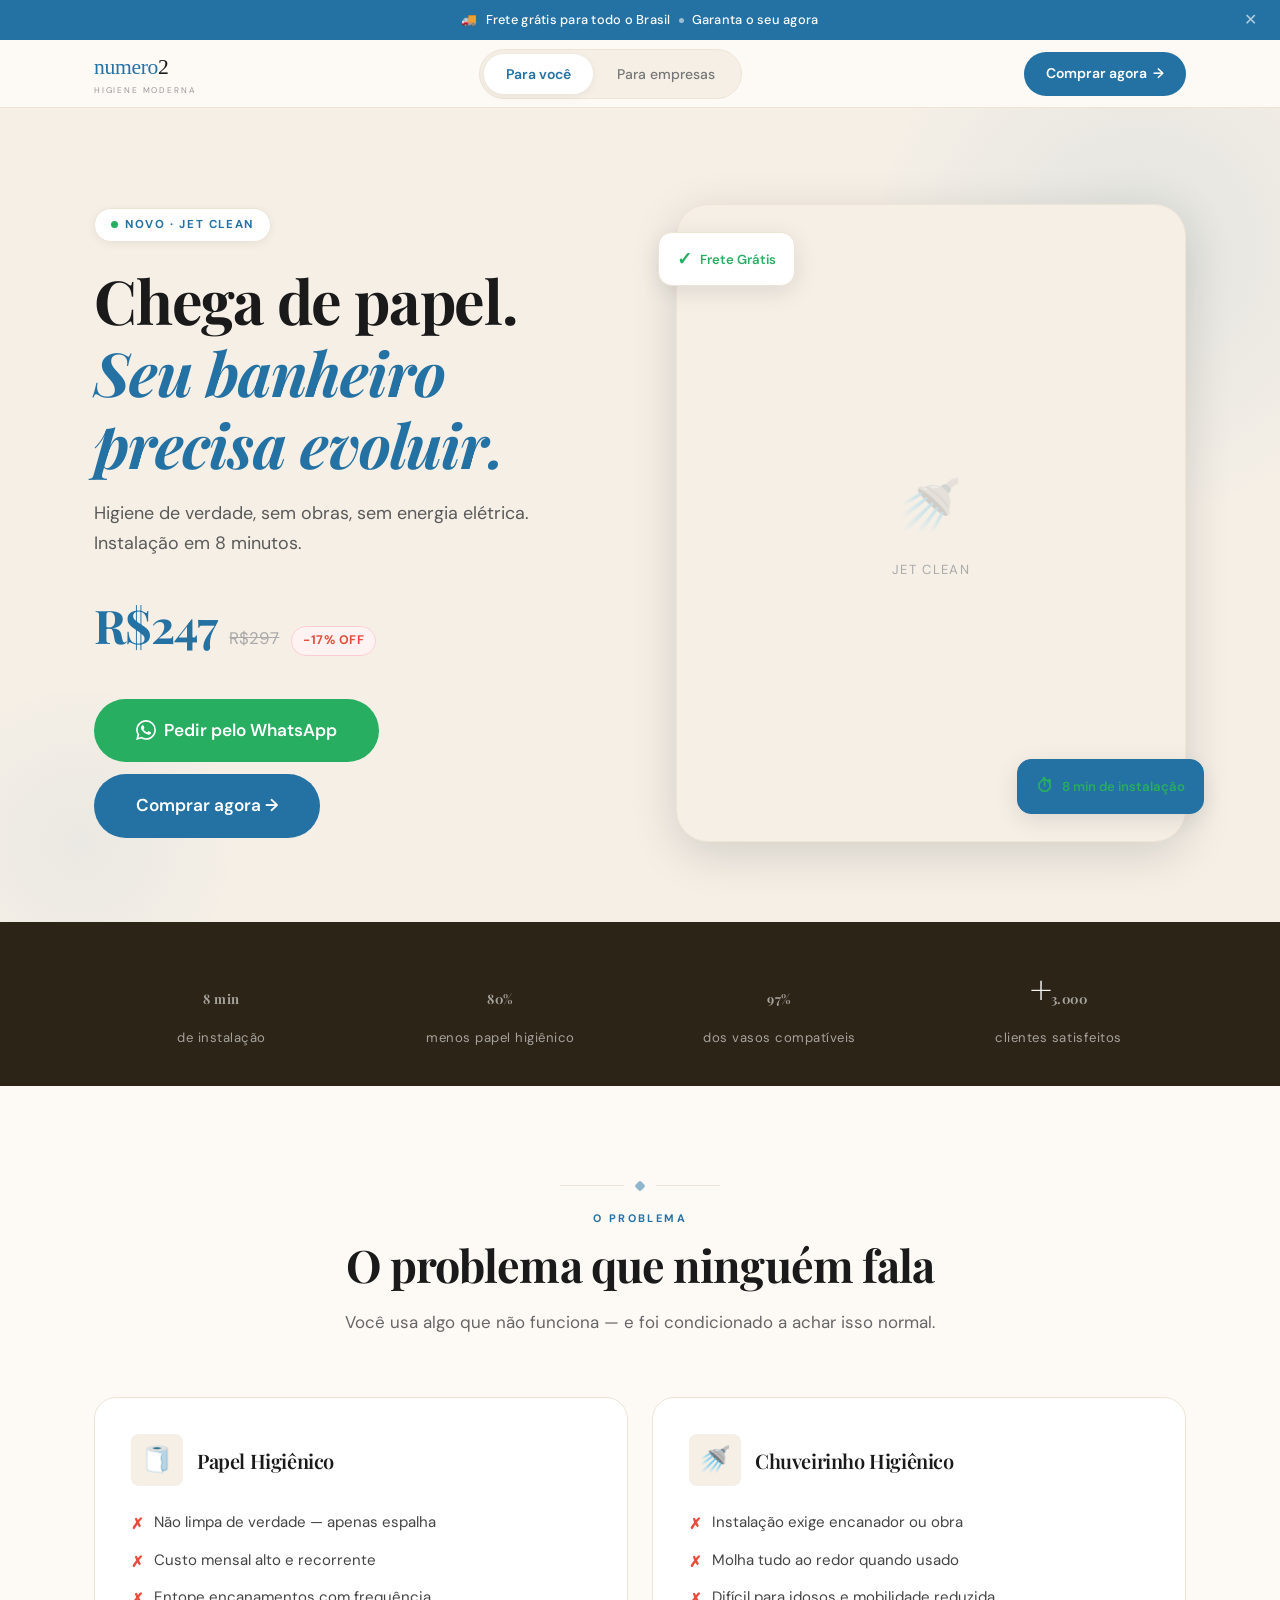
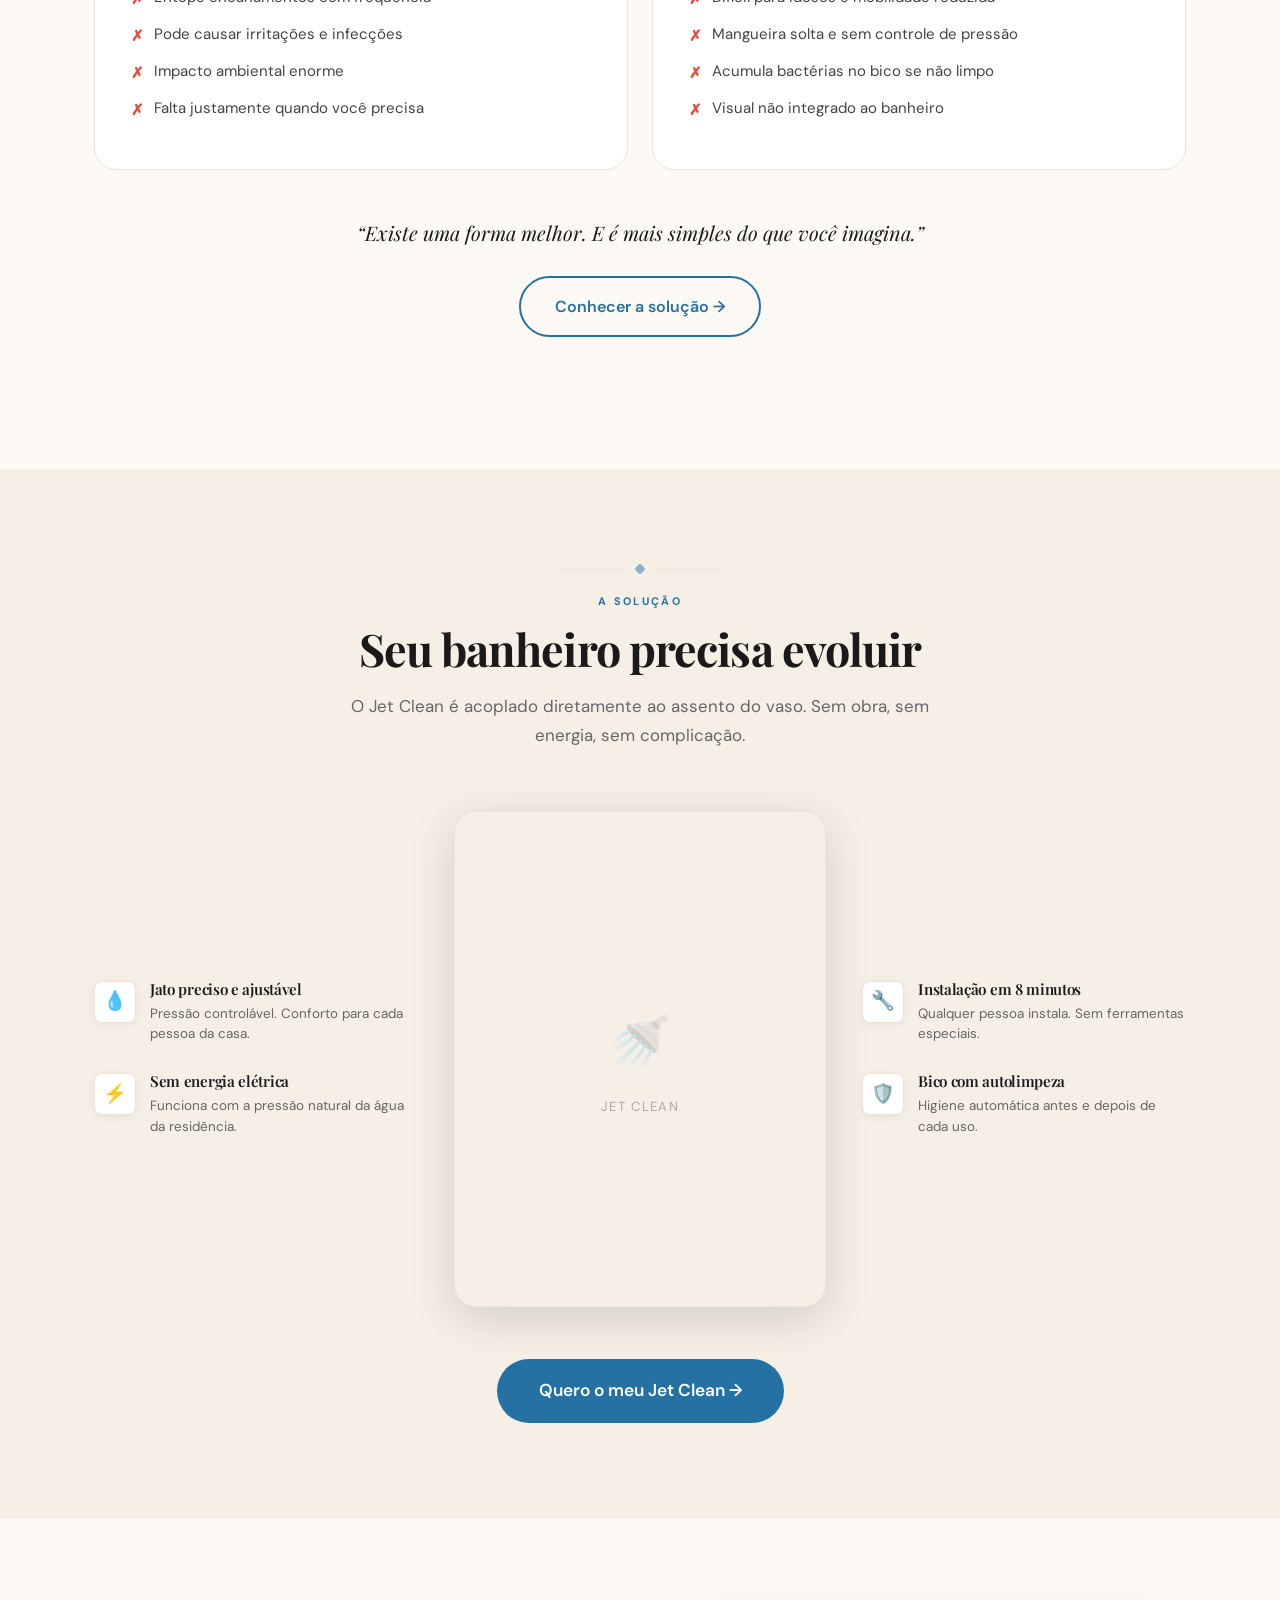
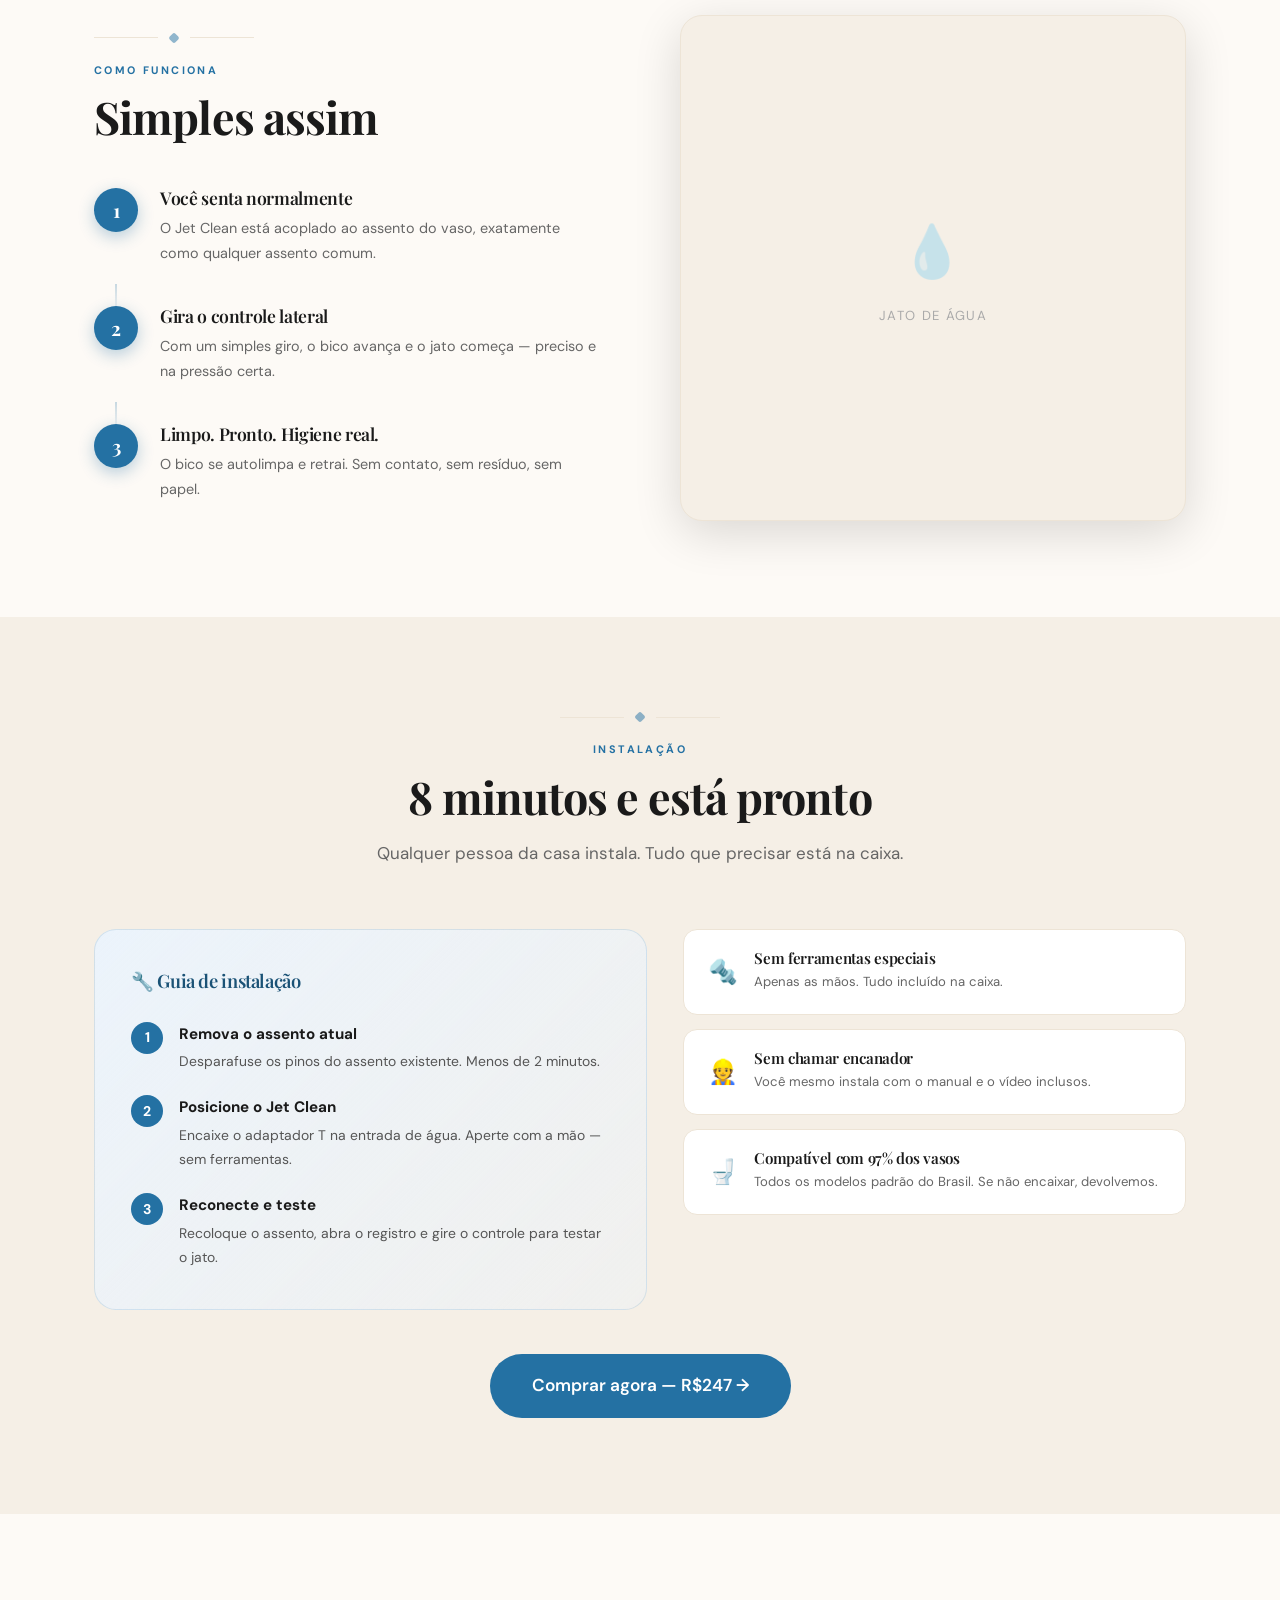
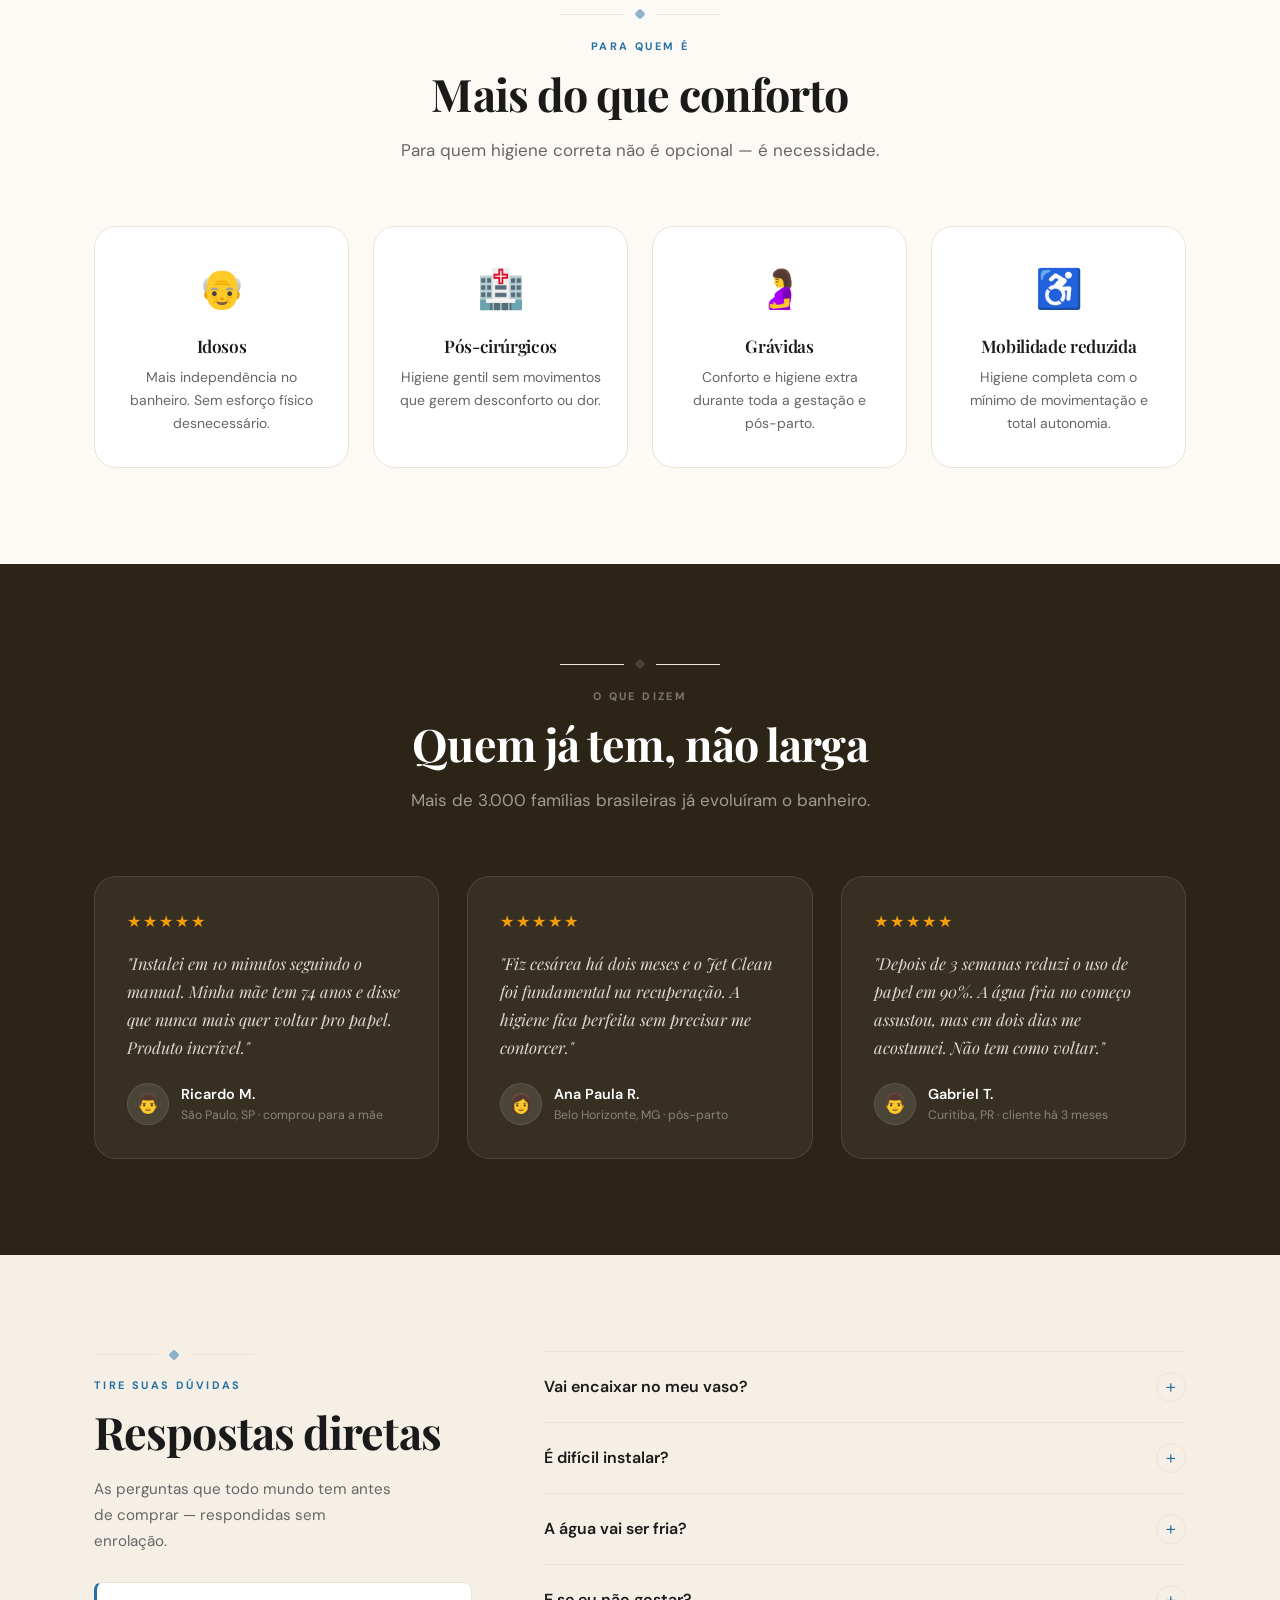
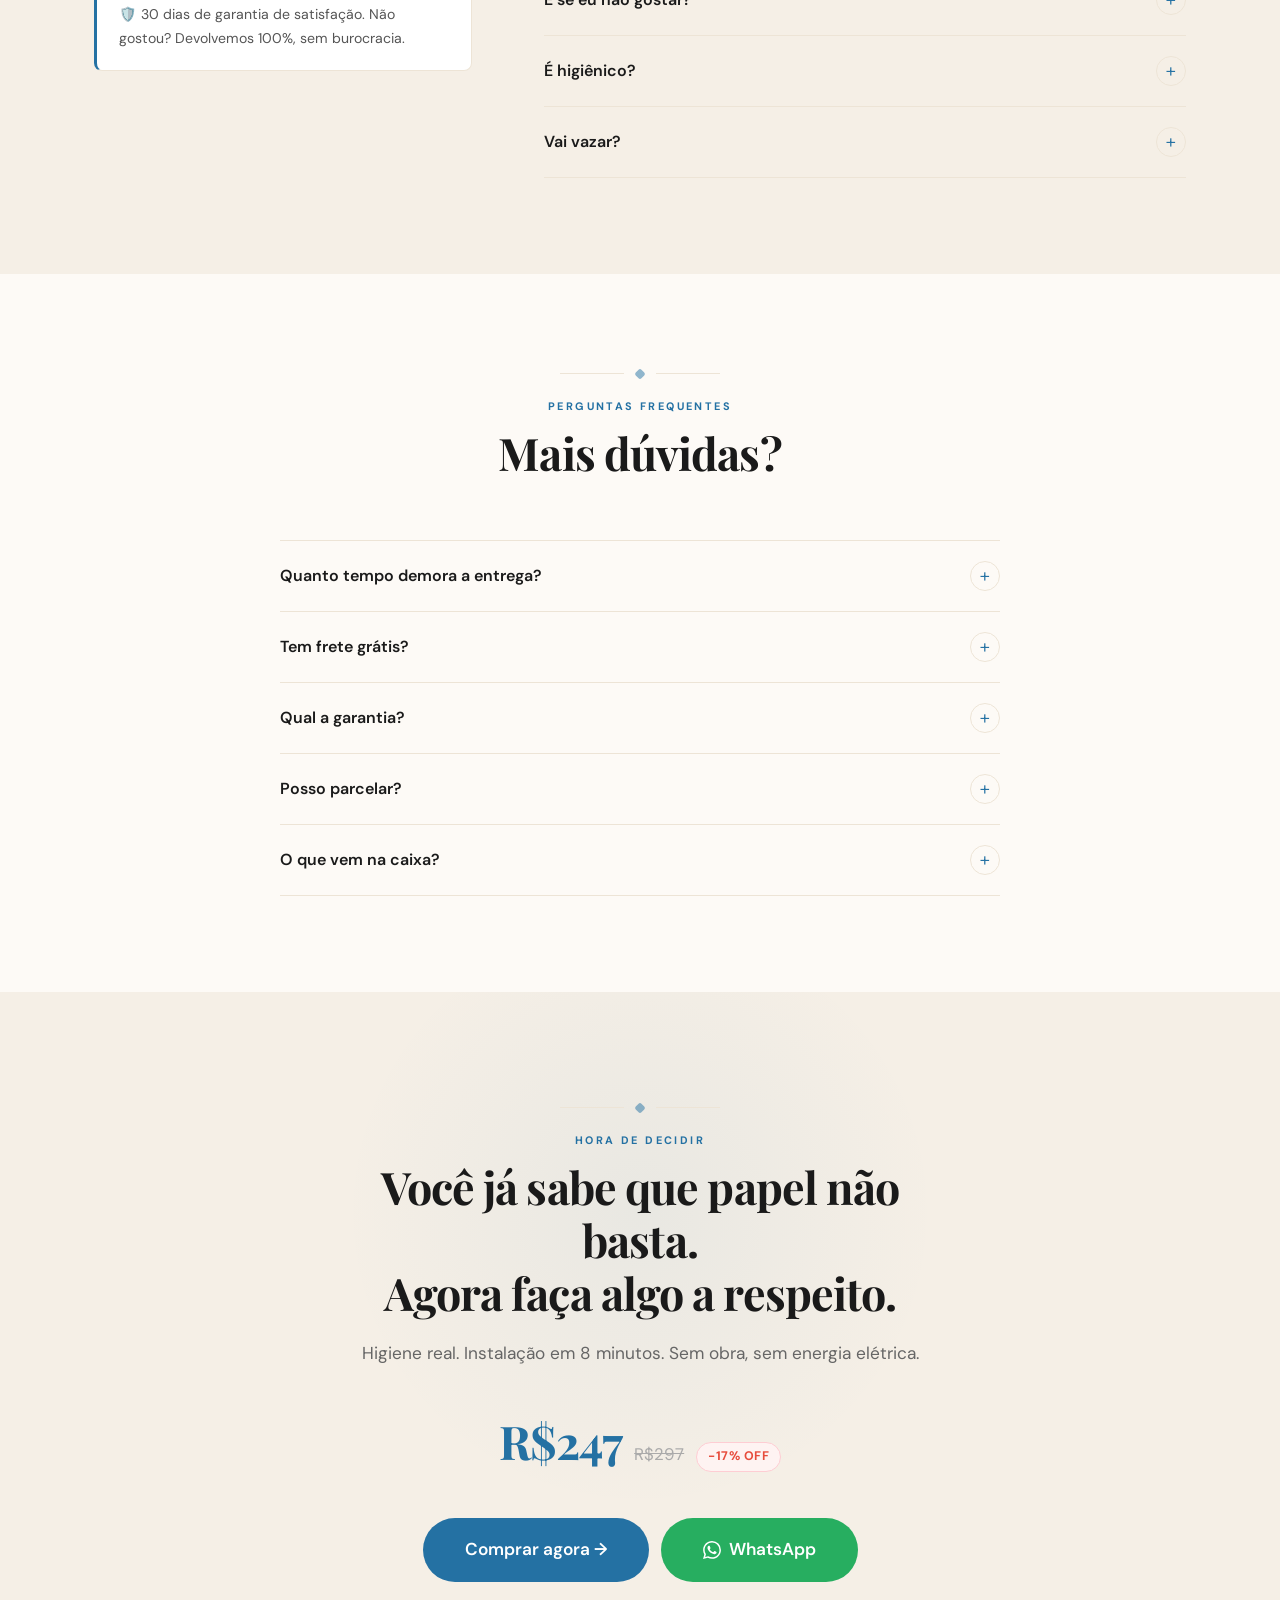
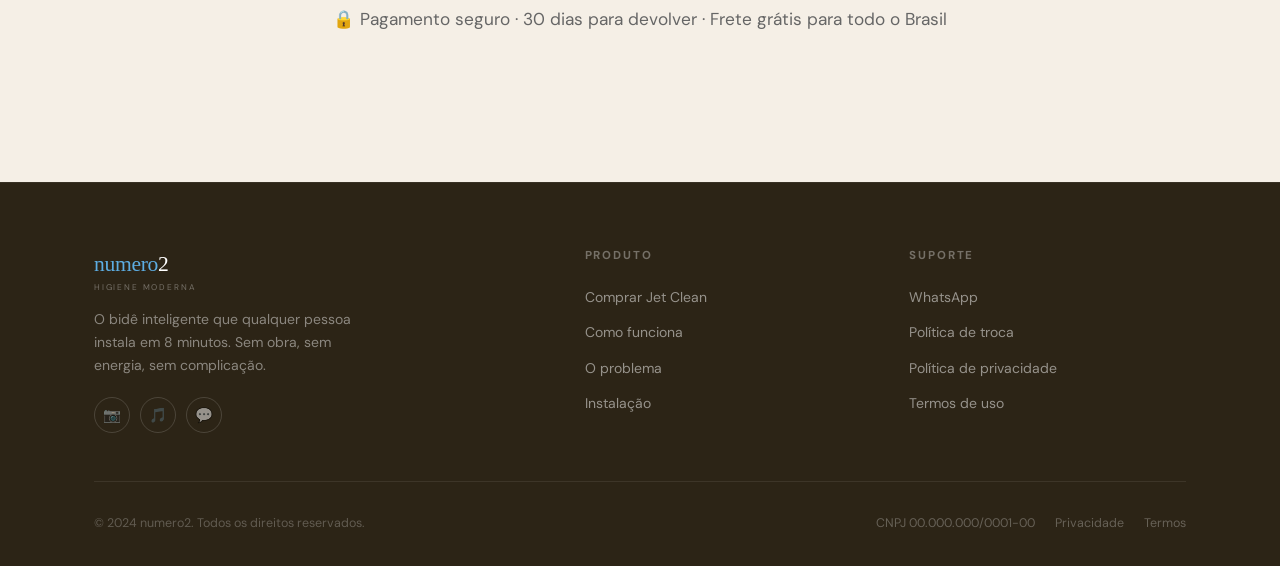
<file: index.html>
<!DOCTYPE html>
<html lang="pt-BR">
<head>
  <meta charset="UTF-8" />
  <meta name="viewport" content="width=device-width, initial-scale=1.0" />
  <title>numero2 — Jet Clean | Higiene Moderna</title>
  <meta name="description" content="Bidê higiênico acoplável ao vaso sanitário. Sem obra, sem energia. Instalação em 8 minutos. R$247 com frete grátis." />
  <link rel="preconnect" href="https://fonts.googleapis.com" />
  <link rel="preconnect" href="https://fonts.gstatic.com" crossorigin />
  <link rel="stylesheet" href="style.css" />
  <style>
    /* ============================
       INDEX PAGE — LOCAL STYLES
       ============================ */

    /* ---- HERO B2C ---- */
    .hero {
      background: var(--beige-light);
      padding: 96px 0 80px;
      overflow: hidden;
      position: relative;
    }
    .hero::before {
      content: '';
      position: absolute;
      top: -140px; right: -140px;
      width: 560px; height: 560px;
      border-radius: 50%;
      background: radial-gradient(circle, rgba(36,113,163,0.09) 0%, transparent 68%);
      pointer-events: none;
    }
    .hero::after {
      content: '';
      position: absolute;
      bottom: -80px; left: -80px;
      width: 320px; height: 320px;
      border-radius: 50%;
      background: radial-gradient(circle, rgba(36,113,163,0.05) 0%, transparent 70%);
      pointer-events: none;
    }
    .hero-inner {
      display: grid;
      grid-template-columns: 1fr 1fr;
      gap: 72px;
      align-items: center;
    }
    .hero-text { position: relative; z-index: 1; }
    .hero-label {
      display: inline-flex;
      align-items: center;
      gap: 7px;
      background: var(--white);
      border: 1px solid var(--beige-dark);
      border-radius: 100px;
      padding: 7px 16px;
      font-size: 0.72rem;
      font-weight: 700;
      letter-spacing: 0.14em;
      text-transform: uppercase;
      color: var(--blue);
      margin-bottom: 22px;
      box-shadow: var(--shadow-sm);
    }
    .hero-label-dot {
      width: 7px; height: 7px; border-radius: 50%;
      background: var(--green);
      animation: pulse-dot 2s ease infinite;
      flex-shrink: 0;
    }
    @keyframes pulse-dot {
      0%, 100% { opacity: 1; transform: scale(1); }
      50% { opacity: 0.6; transform: scale(0.85); }
    }
    .hero h1 { margin-bottom: 20px; }
    .hero h1 em { font-style: italic; color: var(--blue); }
    .hero-sub {
      font-size: 1.12rem; color: #5a5a5a;
      margin-bottom: 30px; max-width: 440px;
      line-height: 1.65;
    }
    .hero-price { margin-bottom: 36px; }
    .hero-ctas { display: flex; gap: 12px; flex-wrap: wrap; }
    .hero-image { position: relative; z-index: 1; }
    .hero-product-img {
      width: 100%; aspect-ratio: 4/5;
      border-radius: var(--radius-xl);
      box-shadow: var(--shadow-lg);
    }
    .hero-float-card {
      position: absolute;
      background: var(--white);
      border: 1px solid var(--beige-dark);
      border-radius: var(--radius-md);
      padding: 12px 18px;
      box-shadow: var(--shadow-md);
      font-size: 0.82rem;
      font-weight: 600;
      color: var(--black);
      white-space: nowrap;
      display: flex;
      align-items: center;
      gap: 8px;
      animation: floatCard 3.5s ease-in-out infinite;
    }
    @keyframes floatCard {
      0%, 100% { transform: translateY(0); }
      50% { transform: translateY(-5px); }
    }
    .hero-float-card.left  { top: 28px; left: -18px; animation-delay: 0s; }
    .hero-float-card.right { bottom: 28px; right: -18px; background: var(--blue); color: var(--white); animation-delay: 1.2s; border-color: var(--blue); }
    .hero-float-card .fc-icon { font-size: 1.1rem; }
    .hero-float-card span { color: var(--green); }

    /* ---- PROBLEM SECTION ---- */
    .section-problem { background: var(--off-white); }
    .problem-card {
      background: var(--white);
      border: 1px solid var(--beige-dark);
      border-radius: var(--radius-lg);
      padding: 36px;
      transition: transform var(--transition), box-shadow var(--transition), border-color var(--transition);
    }
    .problem-card:hover {
      transform: translateY(-4px);
      box-shadow: var(--shadow-md);
      border-color: rgba(36,113,163,0.15);
    }
    .problem-card-header {
      display: flex; align-items: center; gap: 14px; margin-bottom: 24px;
    }
    .problem-icon {
      font-size: 1.6rem; width: 52px; height: 52px;
      display: flex; align-items: center; justify-content: center;
      background: var(--beige-light); border-radius: var(--radius-sm);
      flex-shrink: 0;
    }
    .problem-card h3 { font-size: 1.25rem; }
    .problem-transition {
      text-align: center; margin: 48px 0 36px;
    }
    .problem-transition blockquote {
      font-family: 'Playfair Display', serif;
      font-style: italic;
      font-size: 1.25rem;
      color: var(--black);
      max-width: 580px;
      margin: 0 auto 28px;
      line-height: 1.5;
    }
    .problem-transition blockquote::before { content: '\201C'; }
    .problem-transition blockquote::after  { content: '\201D'; }

    /* ---- SOLUTION ---- */
    .section-solution { background: var(--beige-light); }
    .solution-layout {
      display: grid;
      grid-template-columns: 1fr 1.15fr 1fr;
      gap: 36px;
      align-items: center;
    }
    .solution-benefits-left, .solution-benefits-right {
      display: flex; flex-direction: column; gap: 28px;
    }
    .benefit-item { display: flex; gap: 14px; align-items: flex-start; }
    .benefit-icon {
      width: 42px; height: 42px; border-radius: var(--radius-sm);
      background: var(--white);
      display: flex; align-items: center; justify-content: center;
      font-size: 1.2rem; flex-shrink: 0;
      box-shadow: var(--shadow-sm); border: 1px solid var(--beige-dark);
      transition: all var(--transition);
    }
    .benefit-item:hover .benefit-icon { border-color: var(--blue); box-shadow: var(--shadow-md); transform: scale(1.05); }
    .benefit-text h4 { font-size: 0.95rem; margin-bottom: 5px; }
    .benefit-text p  { font-size: 0.84rem; color: #666; line-height: 1.55; }
    .solution-cta { text-align: center; margin-top: 52px; }
    .solution-image { width: 100%; aspect-ratio: 3/4; border-radius: var(--radius-xl); box-shadow: var(--shadow-lg); }

    /* ---- HOW IT WORKS ---- */
    .section-how { background: var(--off-white); }
    .how-layout {
      display: grid; grid-template-columns: 1fr 1fr;
      gap: 80px; align-items: center;
    }
    .how-steps { display: flex; flex-direction: column; gap: 40px; }
    .how-step {
      display: flex; gap: 22px; align-items: flex-start;
      position: relative;
    }
    .how-step + .how-step::before {
      content: '';
      position: absolute;
      top: -22px; left: 21px;
      width: 2px; height: 22px;
      background: linear-gradient(to bottom, rgba(36,113,163,0.25), rgba(36,113,163,0.08));
    }
    .step-num {
      width: 44px; height: 44px; border-radius: 50%;
      background: var(--blue); color: var(--white);
      font-family: 'Playfair Display', serif;
      font-size: 1.2rem; font-weight: 700;
      display: flex; align-items: center; justify-content: center;
      flex-shrink: 0;
      box-shadow: 0 5px 16px rgba(36,113,163,0.32);
    }
    .step-text h3 { font-size: 1.1rem; margin-bottom: 7px; }
    .step-text p  { font-size: 0.9rem; color: #666; }
    .how-image { width: 100%; aspect-ratio: 1; border-radius: var(--radius-xl); box-shadow: var(--shadow-lg); }

    /* ---- INSTALLATION ---- */
    .section-install { background: var(--beige-light); }
    .install-layout {
      display: grid; grid-template-columns: 1.1fr 1fr;
      gap: 36px; align-items: start; margin-bottom: 44px;
    }
    .install-diagram {
      background: linear-gradient(135deg, var(--blue-light) 0%, rgba(235,243,251,0.4) 100%);
      border: 1px solid rgba(36,113,163,0.14);
      border-radius: var(--radius-lg); padding: 40px 36px;
    }
    .install-diagram h3 { font-size: 1.15rem; margin-bottom: 30px; color: var(--blue-dark); }
    .install-steps-list { display: flex; flex-direction: column; gap: 22px; }
    .install-step { display: flex; align-items: flex-start; gap: 16px; }
    .install-step-num {
      width: 32px; height: 32px; border-radius: 50%;
      background: var(--blue); color: var(--white);
      font-size: 0.88rem; font-weight: 700;
      display: flex; align-items: center; justify-content: center; flex-shrink: 0;
    }
    .install-step-body strong { font-size: 0.95rem; color: var(--black); display: block; margin-bottom: 3px; }
    .install-step-body p { font-size: 0.87rem; color: #555; }
    .install-cards { display: flex; flex-direction: column; gap: 14px; }
    .install-card {
      background: var(--white);
      border: 1px solid var(--beige-dark);
      border-radius: var(--radius-md);
      padding: 20px 24px;
      display: flex; align-items: center; gap: 16px;
      transition: all var(--transition);
      min-height: 80px;
    }
    .install-card:hover {
      box-shadow: var(--shadow-sm);
      border-color: rgba(36,113,163,0.3);
      transform: translateX(4px);
    }
    .install-card-icon { font-size: 1.5rem; flex-shrink: 0; }
    .install-card h4 { font-size: 0.95rem; margin-bottom: 3px; }
    .install-card p  { font-size: 0.82rem; color: #666; }
    .install-cta { text-align: center; }

    /* ---- FOR WHO ---- */
    .section-forwho { background: var(--off-white); }
    .forwho-card {
      background: var(--white);
      border: 1px solid var(--beige-dark);
      border-radius: var(--radius-lg);
      padding: 32px 26px;
      text-align: center;
      transition: all var(--transition);
    }
    .forwho-card:hover {
      box-shadow: var(--shadow-md);
      transform: translateY(-5px);
      border-color: rgba(36,113,163,0.2);
    }
    .forwho-icon { font-size: 2.4rem; margin-bottom: 16px; display: block; }
    .forwho-card h3 { font-size: 1.08rem; margin-bottom: 9px; }
    .forwho-card p  { font-size: 0.875rem; color: #666; line-height: 1.65; }

    /* ---- TESTIMONIALS ---- */
    .section-testimonials { background: var(--brown-dark); padding: 96px 0; }
    .section-testimonials .section-header h2 { color: var(--white); }
    .section-testimonials .section-header p  { color: rgba(255,255,255,0.55); }
    .section-testimonials .section-label { color: rgba(255,255,255,0.38); }
    .testimonial-card {
      background: rgba(255,255,255,0.055);
      border: 1px solid rgba(255,255,255,0.1);
      border-radius: var(--radius-lg);
      padding: 32px;
      transition: all var(--transition);
    }
    .testimonial-card:hover {
      background: rgba(255,255,255,0.09);
      border-color: rgba(255,255,255,0.18);
      transform: translateY(-3px);
    }
    .testimonial-card blockquote {
      font-family: 'Playfair Display', serif;
      font-style: italic;
      font-size: 1.02rem;
      color: rgba(255,255,255,0.82);
      line-height: 1.72; margin: 14px 0 22px;
    }
    .testimonial-author { display: flex; align-items: center; gap: 12px; }
    .author-avatar {
      width: 42px; height: 42px; border-radius: 50%;
      background: rgba(255,255,255,0.1);
      display: flex; align-items: center; justify-content: center;
      font-size: 1.2rem; flex-shrink: 0;
      border: 1px solid rgba(255,255,255,0.1);
    }
    .author-name    { font-size: 0.9rem; font-weight: 600; color: var(--white); }
    .author-context { font-size: 0.77rem; color: rgba(255,255,255,0.4); }

    /* ---- OBJECTIONS ---- */
    .section-objections { background: var(--beige-light); }
    .objections-layout {
      display: grid;
      grid-template-columns: 1fr 1.7fr;
      gap: 72px; align-items: start;
    }
    .objections-text-col { position: sticky; top: 88px; }
    .objections-text-col h2 { margin-bottom: 18px; }
    .objections-text-col > p { font-size: 0.95rem; color: #666; max-width: 300px; line-height: 1.7; }
    .objections-highlight {
      margin-top: 28px; padding: 20px 22px;
      background: var(--white);
      border: 1px solid var(--beige-dark);
      border-left: 3px solid var(--blue);
      border-radius: var(--radius-sm);
      font-size: 0.88rem; color: #555; line-height: 1.65;
    }

    /* ---- FAQ ---- */
    .section-faq { background: var(--off-white); }

    /* ---- CTA FINAL ---- */
    .section-cta-final {
      background: var(--beige-light);
      text-align: center; padding: 112px 0;
      position: relative; overflow: hidden;
    }
    .section-cta-final::before {
      content: '';
      position: absolute;
      top: -80px; left: 50%; transform: translateX(-50%);
      width: 600px; height: 600px; border-radius: 50%;
      background: radial-gradient(circle, rgba(36,113,163,0.06) 0%, transparent 70%);
      pointer-events: none;
    }
    .cta-final-inner { max-width: 640px; margin: 0 auto; position: relative; z-index: 1; }
    .cta-final-inner h2 { margin-bottom: 18px; }
    .cta-final-inner > p { font-size: 1.08rem; color: #666; margin-bottom: 36px; }
    .cta-final-inner .price-block { justify-content: center; margin-bottom: 40px; }
    .cta-final-btns { display: flex; gap: 12px; justify-content: center; flex-wrap: wrap; }
    .guarantee-note {
      margin-top: 22px; font-size: 0.8rem; color: #aaa;
      display: flex; align-items: center; justify-content: center; gap: 8px;
    }

    /* ---- B2B HERO ---- */
    .hero-b2b {
      background: var(--brown-dark);
      padding: 100px 0 84px;
      overflow: hidden; position: relative;
    }
    .hero-b2b::before {
      content: '';
      position: absolute;
      top: -80px; right: -80px;
      width: 640px; height: 640px; border-radius: 50%;
      background: radial-gradient(circle, rgba(36,113,163,0.14) 0%, transparent 65%);
      pointer-events: none;
    }
    .hero-b2b-inner { max-width: 680px; position: relative; z-index: 1; }
    .hero-b2b-label {
      display: inline-flex; align-items: center; gap: 8px;
      background: rgba(255,255,255,0.07);
      border: 1px solid rgba(255,255,255,0.14);
      border-radius: 100px; padding: 7px 16px;
      font-size: 0.72rem; font-weight: 700;
      letter-spacing: 0.16em; text-transform: uppercase;
      color: rgba(255,255,255,0.65); margin-bottom: 26px;
    }
    .hero-b2b h1 { color: var(--white); margin-bottom: 20px; }
    .hero-b2b h1 em { font-style: italic; color: #7EC8E3; }
    .hero-b2b .hero-sub { color: rgba(255,255,255,0.6); margin-bottom: 38px; max-width: 520px; }

    /* ---- B2B INSTITUTIONS ---- */
    .section-institutions { background: var(--off-white); }
    .institution-card {
      background: var(--white);
      border: 1px solid var(--beige-dark);
      border-radius: var(--radius-md); padding: 24px;
      display: flex; align-items: center; gap: 16px;
      transition: all var(--transition);
    }
    .institution-card:hover {
      box-shadow: var(--shadow-md);
      border-color: rgba(36,113,163,0.25);
      transform: translateX(5px);
    }
    .institution-icon {
      font-size: 1.8rem; width: 52px; height: 52px;
      background: var(--beige-light); border-radius: var(--radius-sm);
      display: flex; align-items: center; justify-content: center; flex-shrink: 0;
    }
    .institution-card h4 { font-size: 0.97rem; margin-bottom: 4px; }
    .institution-card p  { font-size: 0.83rem; color: #666; }

    /* ---- B2B BENEFITS ---- */
    .section-b2b-benefits { background: var(--beige-light); }
    .b2b-benefit-card {
      background: var(--white); border: 1px solid var(--beige-dark);
      border-radius: var(--radius-lg); padding: 30px;
      transition: all var(--transition);
    }
    .b2b-benefit-card:hover { box-shadow: var(--shadow-md); transform: translateY(-5px); }
    .b2b-benefit-icon { font-size: 1.9rem; margin-bottom: 16px; display: block; }
    .b2b-benefit-card h3 { font-size: 1.05rem; margin-bottom: 9px; }
    .b2b-benefit-card p  { font-size: 0.875rem; color: #666; }

    /* ---- B2B PROCESS ---- */
    .section-b2b-process { background: var(--off-white); }
    .b2b-process-wrap {
      display: grid; grid-template-columns: repeat(3, 1fr); gap: 32px;
    }
    .b2b-step { text-align: center; position: relative; }
    .b2b-step-num {
      width: 48px; height: 48px; border-radius: 50%;
      background: var(--blue); color: var(--white);
      font-family: 'Playfair Display', serif;
      font-size: 1.25rem; font-weight: 700;
      display: flex; align-items: center; justify-content: center;
      margin: 0 auto 18px;
      box-shadow: 0 6px 18px rgba(36,113,163,0.3); position: relative; z-index: 1;
    }
    .b2b-step h3 { font-size: 1rem; margin-bottom: 9px; }
    .b2b-step p  { font-size: 0.875rem; color: #666; }

    /* ---- B2B CTA ---- */
    .section-b2b-cta { background: var(--brown-dark); text-align: center; padding: 100px 0; }
    .section-b2b-cta h2 { color: var(--white); margin-bottom: 16px; }
    .section-b2b-cta > .container > p { color: rgba(255,255,255,0.55); max-width: 460px; margin: 0 auto 44px; }
    .b2b-cta-box {
      display: inline-flex; flex-direction: column;
      align-items: center; gap: 14px;
      background: rgba(255,255,255,0.06);
      border: 1px solid rgba(255,255,255,0.12);
      border-radius: var(--radius-xl);
      padding: 44px 56px;
    }
    .b2b-cta-box small { font-size: 0.8rem; color: rgba(255,255,255,0.36); }

    /* ---- B2B FAQ ---- */
    .section-b2b-faq { background: var(--off-white); }

    /* ----  RESPONSIVE ---- */
    @media (max-width: 900px) {
      .hero-inner { grid-template-columns: 1fr; gap: 44px; }
      .hero-float-card.left, .hero-float-card.right { display: none; }
      .solution-layout { grid-template-columns: 1fr; }
      .solution-benefits-left, .solution-benefits-right { flex-direction: row; flex-wrap: wrap; gap: 18px; }
      .benefit-item { width: calc(50% - 9px); }
      .how-layout { grid-template-columns: 1fr; gap: 44px; }
      .install-layout { grid-template-columns: 1fr; }
      .objections-layout { grid-template-columns: 1fr; gap: 36px; }
      .objections-text-col { position: static; }
      .b2b-process-wrap { grid-template-columns: 1fr; gap: 24px; }
      .b2b-cta-box { padding: 36px 32px; }
    }

    @media (max-width: 600px) {
      .hero { padding: 72px 0 56px; }
      .hero-ctas { flex-direction: column; }
      .hero-ctas .btn { width: 100%; justify-content: center; }
      .benefit-item { width: 100%; }
      .cta-final-btns { flex-direction: column; align-items: center; }
      .cta-final-btns .btn { width: 100%; max-width: 380px; }
      .hero-b2b { padding: 72px 0 56px; }
      .b2b-cta-box { padding: 28px 20px; width: 100%; }
    }
  </style>
</head>
<body>

  <!-- ANNOUNCEMENT BAR -->
  <div class="announcement-bar" id="annBar" role="banner">
    <span>🚚</span>
    <span>Frete grátis para todo o Brasil</span>
    <span class="ann-dot" aria-hidden="true"></span>
    <span>Garanta o seu agora</span>
    <button class="ann-close" onclick="closeAnnBar()" aria-label="Fechar aviso">✕</button>
  </div>

  <!-- NAVBAR -->
  <nav class="navbar" id="navbar" role="navigation" aria-label="Navegação principal">
    <div class="container">
      <a href="index.html" class="logo" aria-label="numero2 — início">
        <span class="blue">numero</span><span class="black">2</span>
        <span class="logo-tagline">Higiene Moderna</span>
      </a>
      <div class="tab-switcher" role="tablist" aria-label="Tipo de cliente">
        <button class="tab-btn active" id="tab-b2c" data-tab="b2c" role="tab" aria-selected="true" aria-controls="content-b2c" onclick="switchTab('b2c')">Para você</button>
        <button class="tab-btn"        id="tab-b2b" data-tab="b2b" role="tab" aria-selected="false" aria-controls="content-b2b" onclick="switchTab('b2b')">Para empresas</button>
      </div>
      <a href="produto.html" class="nav-cta" aria-label="Comprar Jet Clean">
        Comprar agora <span aria-hidden="true">→</span>
      </a>
    </div>
  </nav>

  <!-- ==============================
       ABA B2C
       ============================== -->
  <div id="content-b2c" class="tab-content active" role="tabpanel" aria-labelledby="tab-b2c">

    <!-- 1. HERO -->
    <section class="hero">
      <div class="container">
        <div class="hero-inner">
          <div class="hero-text reveal">
            <div class="hero-label">
              <span class="hero-label-dot" aria-hidden="true"></span>
              Novo · Jet Clean
            </div>
            <h1>Chega de papel.<br><em>Seu banheiro precisa evoluir.</em></h1>
            <p class="hero-sub">Higiene de verdade, sem obras, sem energia elétrica.<br>Instalação em 8 minutos.</p>
            <div class="hero-price price-block">
              <span class="price-main">R$247</span>
              <span class="price-old">R$297</span>
              <span class="price-badge">−17% OFF</span>
            </div>
            <div class="hero-ctas">
              <a href="https://wa.me/5500000000000?text=Olá%2C%20quero%20comprar%20o%20Jet%20Clean" target="_blank" rel="noopener" class="btn btn-whatsapp btn-lg" aria-label="Pedir pelo WhatsApp">
                <svg width="20" height="20" viewBox="0 0 24 24" fill="currentColor" aria-hidden="true"><path d="M17.472 14.382c-.297-.149-1.758-.867-2.03-.967-.273-.099-.471-.148-.67.15-.197.297-.767.966-.94 1.164-.173.199-.347.223-.644.075-.297-.15-1.255-.463-2.39-1.475-.883-.788-1.48-1.761-1.653-2.059-.173-.297-.018-.458.13-.606.134-.133.298-.347.446-.52.149-.174.198-.298.298-.497.099-.198.05-.371-.025-.52-.075-.149-.669-1.612-.916-2.207-.242-.579-.487-.5-.669-.51-.173-.008-.371-.01-.57-.01-.198 0-.52.074-.792.372-.272.297-1.04 1.016-1.04 2.479 0 1.462 1.065 2.875 1.213 3.074.149.198 2.096 3.2 5.077 4.487.709.306 1.262.489 1.694.625.712.227 1.36.195 1.871.118.571-.085 1.758-.719 2.006-1.413.248-.694.248-1.289.173-1.413-.074-.124-.272-.198-.57-.347m-5.421 7.403h-.004a9.87 9.87 0 01-5.031-1.378l-.361-.214-3.741.982.998-3.648-.235-.374a9.86 9.86 0 01-1.51-5.26c.001-5.45 4.436-9.884 9.888-9.884 2.64 0 5.122 1.03 6.988 2.898a9.825 9.825 0 012.893 6.994c-.003 5.45-4.437 9.884-9.885 9.884m8.413-18.297A11.815 11.815 0 0012.05 0C5.495 0 .16 5.335.157 11.892c0 2.096.547 4.142 1.588 5.945L.057 24l6.305-1.654a11.882 11.882 0 005.683 1.448h.005c6.554 0 11.89-5.335 11.893-11.893a11.821 11.821 0 00-3.48-8.413z"/></svg>
                Pedir pelo WhatsApp
              </a>
              <a href="produto.html" class="btn btn-primary btn-lg js-pulse-target">Comprar agora →</a>
            </div>
          </div>
          <div class="hero-image reveal reveal-delay-2">
            <div class="product-placeholder hero-product-img" role="img" aria-label="Ducha Higiênica Jet Clean">
              <span class="icon" aria-hidden="true">🚿</span>
              <span>Jet Clean</span>
            </div>
            <div class="hero-float-card left" aria-hidden="true">
              <span class="fc-icon">✓</span>
              <span>Frete <span>Grátis</span></span>
            </div>
            <div class="hero-float-card right" aria-hidden="true">
              <span class="fc-icon">⏱</span>
              <span>8 min de instalação</span>
            </div>
          </div>
        </div>
      </div>
    </section>

    <!-- 2. PROVA SOCIAL -->
    <div class="proof-bar" role="region" aria-label="Dados de impacto">
      <div class="container">
        <div class="proof-bar-grid">
          <div class="proof-item">
            <strong><span data-count="8" data-suffix=" min">8 min</span></strong>
            <span>de instalação</span>
          </div>
          <div class="proof-item">
            <strong><span data-count="80" data-suffix="%">80%</span></strong>
            <span>menos papel higiênico</span>
          </div>
          <div class="proof-item">
            <strong><span data-count="97" data-suffix="%">97%</span></strong>
            <span>dos vasos compatíveis</span>
          </div>
          <div class="proof-item">
            <strong>+<span data-count="3000">3.000</span></strong>
            <span>clientes satisfeitos</span>
          </div>
        </div>
      </div>
    </div>

    <!-- 3. O PROBLEMA -->
    <section class="section-problem" id="problema">
      <div class="container">
        <div class="section-header reveal">
          <div class="section-deco"><span class="section-deco-mark"></span></div>
          <span class="section-label">O problema</span>
          <h2>O problema que ninguém fala</h2>
          <p>Você usa algo que não funciona — e foi condicionado a achar isso normal.</p>
        </div>
        <div class="grid-2 problem-cards">
          <div class="problem-card reveal reveal-delay-1">
            <div class="problem-card-header">
              <div class="problem-icon">🧻</div>
              <h3>Papel Higiênico</h3>
            </div>
            <ul class="x-list">
              <li>Não limpa de verdade — apenas espalha</li>
              <li>Custo mensal alto e recorrente</li>
              <li>Entope encanamentos com frequência</li>
              <li>Pode causar irritações e infecções</li>
              <li>Impacto ambiental enorme</li>
              <li>Falta justamente quando você precisa</li>
            </ul>
          </div>
          <div class="problem-card reveal reveal-delay-2">
            <div class="problem-card-header">
              <div class="problem-icon">🚿</div>
              <h3>Chuveirinho Higiênico</h3>
            </div>
            <ul class="x-list">
              <li>Instalação exige encanador ou obra</li>
              <li>Molha tudo ao redor quando usado</li>
              <li>Difícil para idosos e mobilidade reduzida</li>
              <li>Mangueira solta e sem controle de pressão</li>
              <li>Acumula bactérias no bico se não limpo</li>
              <li>Visual não integrado ao banheiro</li>
            </ul>
          </div>
        </div>
        <div class="problem-transition reveal">
          <blockquote>Existe uma forma melhor. E é mais simples do que você imagina.</blockquote>
          <a href="#solucao" class="btn btn-outline" onclick="smoothScrollTo(event,'solucao')">Conhecer a solução →</a>
        </div>
      </div>
    </section>

    <!-- 4. A SOLUÇÃO -->
    <section class="section-solution" id="solucao">
      <div class="container">
        <div class="section-header reveal">
          <div class="section-deco"><span class="section-deco-mark"></span></div>
          <span class="section-label">A solução</span>
          <h2>Seu banheiro precisa evoluir</h2>
          <p>O Jet Clean é acoplado diretamente ao assento do vaso. Sem obra, sem energia, sem complicação.</p>
        </div>
        <div class="solution-layout">
          <div class="solution-benefits-left reveal reveal-delay-1">
            <div class="benefit-item">
              <div class="benefit-icon">💧</div>
              <div class="benefit-text">
                <h4>Jato preciso e ajustável</h4>
                <p>Pressão controlável. Conforto para cada pessoa da casa.</p>
              </div>
            </div>
            <div class="benefit-item">
              <div class="benefit-icon">⚡</div>
              <div class="benefit-text">
                <h4>Sem energia elétrica</h4>
                <p>Funciona com a pressão natural da água da residência.</p>
              </div>
            </div>
          </div>
          <div class="solution-image product-placeholder reveal reveal-delay-2" role="img" aria-label="Foto do Jet Clean" style="aspect-ratio:3/4; border-radius: 22px;">
            <span class="icon" aria-hidden="true">🚿</span>
            <span>Jet Clean</span>
          </div>
          <div class="solution-benefits-right reveal reveal-delay-3">
            <div class="benefit-item">
              <div class="benefit-icon">🔧</div>
              <div class="benefit-text">
                <h4>Instalação em 8 minutos</h4>
                <p>Qualquer pessoa instala. Sem ferramentas especiais.</p>
              </div>
            </div>
            <div class="benefit-item">
              <div class="benefit-icon">🛡️</div>
              <div class="benefit-text">
                <h4>Bico com autolimpeza</h4>
                <p>Higiene automática antes e depois de cada uso.</p>
              </div>
            </div>
          </div>
        </div>
        <div class="solution-cta reveal">
          <a href="produto.html" class="btn btn-primary btn-lg js-pulse-target">Quero o meu Jet Clean →</a>
        </div>
      </div>
    </section>

    <!-- 5. COMO FUNCIONA -->
    <section class="section-how">
      <div class="container">
        <div class="how-layout">
          <div>
            <div class="reveal">
              <div class="section-deco" style="justify-content:flex-start; margin-bottom:20px;"><span class="section-deco-mark"></span></div>
              <span class="section-label">Como funciona</span>
              <h2 style="margin-bottom:44px;">Simples assim</h2>
            </div>
            <div class="how-steps">
              <div class="how-step reveal reveal-delay-1">
                <div class="step-num">1</div>
                <div class="step-text">
                  <h3>Você senta normalmente</h3>
                  <p>O Jet Clean está acoplado ao assento do vaso, exatamente como qualquer assento comum.</p>
                </div>
              </div>
              <div class="how-step reveal reveal-delay-2">
                <div class="step-num">2</div>
                <div class="step-text">
                  <h3>Gira o controle lateral</h3>
                  <p>Com um simples giro, o bico avança e o jato começa — preciso e na pressão certa.</p>
                </div>
              </div>
              <div class="how-step reveal reveal-delay-3">
                <div class="step-num">3</div>
                <div class="step-text">
                  <h3>Limpo. Pronto. Higiene real.</h3>
                  <p>O bico se autolimpa e retrai. Sem contato, sem resíduo, sem papel.</p>
                </div>
              </div>
            </div>
          </div>
          <div class="how-image product-placeholder reveal reveal-delay-2" role="img" aria-label="Ilustração de uso do Jet Clean" style="aspect-ratio:1; border-radius: 22px;">
            <span class="icon" aria-hidden="true">💧</span>
            <span>Jato de água</span>
          </div>
        </div>
      </div>
    </section>

    <!-- 6. INSTALAÇÃO -->
    <section class="section-install">
      <div class="container">
        <div class="section-header reveal">
          <div class="section-deco"><span class="section-deco-mark"></span></div>
          <span class="section-label">Instalação</span>
          <h2>8 minutos e está pronto</h2>
          <p>Qualquer pessoa da casa instala. Tudo que precisar está na caixa.</p>
        </div>
        <div class="install-layout">
          <div class="install-diagram reveal reveal-delay-1">
            <h3>🔧 Guia de instalação</h3>
            <div class="install-steps-list">
              <div class="install-step">
                <div class="install-step-num">1</div>
                <div class="install-step-body">
                  <strong>Remova o assento atual</strong>
                  <p>Desparafuse os pinos do assento existente. Menos de 2 minutos.</p>
                </div>
              </div>
              <div class="install-step">
                <div class="install-step-num">2</div>
                <div class="install-step-body">
                  <strong>Posicione o Jet Clean</strong>
                  <p>Encaixe o adaptador T na entrada de água. Aperte com a mão — sem ferramentas.</p>
                </div>
              </div>
              <div class="install-step">
                <div class="install-step-num">3</div>
                <div class="install-step-body">
                  <strong>Reconecte e teste</strong>
                  <p>Recoloque o assento, abra o registro e gire o controle para testar o jato.</p>
                </div>
              </div>
            </div>
          </div>
          <div class="install-cards reveal reveal-delay-2">
            <div class="install-card">
              <div class="install-card-icon">🔩</div>
              <div>
                <h4>Sem ferramentas especiais</h4>
                <p>Apenas as mãos. Tudo incluído na caixa.</p>
              </div>
            </div>
            <div class="install-card">
              <div class="install-card-icon">👷</div>
              <div>
                <h4>Sem chamar encanador</h4>
                <p>Você mesmo instala com o manual e o vídeo inclusos.</p>
              </div>
            </div>
            <div class="install-card">
              <div class="install-card-icon">🚽</div>
              <div>
                <h4>Compatível com 97% dos vasos</h4>
                <p>Todos os modelos padrão do Brasil. Se não encaixar, devolvemos.</p>
              </div>
            </div>
          </div>
        </div>
        <div class="install-cta reveal">
          <a href="produto.html" class="btn btn-primary btn-lg js-pulse-target">Comprar agora — R$247 →</a>
        </div>
      </div>
    </section>

    <!-- 7. PARA QUEM É -->
    <section class="section-forwho">
      <div class="container">
        <div class="section-header reveal">
          <div class="section-deco"><span class="section-deco-mark"></span></div>
          <span class="section-label">Para quem é</span>
          <h2>Mais do que conforto</h2>
          <p>Para quem higiene correta não é opcional — é necessidade.</p>
        </div>
        <div class="grid-4">
          <div class="forwho-card reveal reveal-delay-1">
            <span class="forwho-icon">👴</span>
            <h3>Idosos</h3>
            <p>Mais independência no banheiro. Sem esforço físico desnecessário.</p>
          </div>
          <div class="forwho-card reveal reveal-delay-2">
            <span class="forwho-icon">🏥</span>
            <h3>Pós-cirúrgicos</h3>
            <p>Higiene gentil sem movimentos que gerem desconforto ou dor.</p>
          </div>
          <div class="forwho-card reveal reveal-delay-3">
            <span class="forwho-icon">🤰</span>
            <h3>Grávidas</h3>
            <p>Conforto e higiene extra durante toda a gestação e pós-parto.</p>
          </div>
          <div class="forwho-card reveal reveal-delay-4">
            <span class="forwho-icon">♿</span>
            <h3>Mobilidade reduzida</h3>
            <p>Higiene completa com o mínimo de movimentação e total autonomia.</p>
          </div>
        </div>
      </div>
    </section>

    <!-- 8. DEPOIMENTOS -->
    <section class="section-testimonials" aria-label="Depoimentos de clientes">
      <div class="container">
        <div class="section-header reveal">
          <div class="section-deco" style="--deco-color: rgba(255,255,255,0.1);">
            <span class="section-deco-mark" style="background:rgba(255,255,255,0.25)"></span>
          </div>
          <span class="section-label">O que dizem</span>
          <h2>Quem já tem, não larga</h2>
          <p>Mais de 3.000 famílias brasileiras já evoluíram o banheiro.</p>
        </div>
        <div class="grid-3">
          <div class="testimonial-card reveal reveal-delay-1">
            <div class="stars" aria-label="5 estrelas">★★★★★</div>
            <blockquote>"Instalei em 10 minutos seguindo o manual. Minha mãe tem 74 anos e disse que nunca mais quer voltar pro papel. Produto incrível."</blockquote>
            <div class="testimonial-author">
              <div class="author-avatar" aria-hidden="true">👨</div>
              <div>
                <div class="author-name">Ricardo M.</div>
                <div class="author-context">São Paulo, SP · comprou para a mãe</div>
              </div>
            </div>
          </div>
          <div class="testimonial-card reveal reveal-delay-2">
            <div class="stars" aria-label="5 estrelas">★★★★★</div>
            <blockquote>"Fiz cesárea há dois meses e o Jet Clean foi fundamental na recuperação. A higiene fica perfeita sem precisar me contorcer."</blockquote>
            <div class="testimonial-author">
              <div class="author-avatar" aria-hidden="true">👩</div>
              <div>
                <div class="author-name">Ana Paula R.</div>
                <div class="author-context">Belo Horizonte, MG · pós-parto</div>
              </div>
            </div>
          </div>
          <div class="testimonial-card reveal reveal-delay-3">
            <div class="stars" aria-label="5 estrelas">★★★★★</div>
            <blockquote>"Depois de 3 semanas reduzi o uso de papel em 90%. A água fria no começo assustou, mas em dois dias me acostumei. Não tem como voltar."</blockquote>
            <div class="testimonial-author">
              <div class="author-avatar" aria-hidden="true">👨</div>
              <div>
                <div class="author-name">Gabriel T.</div>
                <div class="author-context">Curitiba, PR · cliente há 3 meses</div>
              </div>
            </div>
          </div>
        </div>
      </div>
    </section>

    <!-- 9. OBJEÇÕES -->
    <section class="section-objections">
      <div class="container">
        <div class="objections-layout">
          <div class="objections-text-col reveal">
            <div class="section-deco" style="justify-content:flex-start; margin-bottom:18px;"><span class="section-deco-mark"></span></div>
            <span class="section-label">Tire suas dúvidas</span>
            <h2>Respostas diretas</h2>
            <p>As perguntas que todo mundo tem antes de comprar — respondidas sem enrolação.</p>
            <div class="objections-highlight">
              🛡️ 30 dias de garantia de satisfação. Não gostou? Devolvemos 100%, sem burocracia.
            </div>
          </div>
          <div class="accordion reveal reveal-delay-1" role="list" aria-label="Dúvidas sobre o produto">
            <div class="accordion-item" role="listitem">
              <button class="accordion-trigger" aria-expanded="false" onclick="toggleAccordion(this)">
                Vai encaixar no meu vaso?
                <span class="accordion-icon" aria-hidden="true">+</span>
              </button>
              <div class="accordion-body" role="region">
                <p>Compatível com 97% dos vasos brasileiros — qualquer modelo padrão funciona. Se por algum motivo não encaixar, devolvemos o dinheiro integralmente, sem burocracia.</p>
              </div>
            </div>
            <div class="accordion-item" role="listitem">
              <button class="accordion-trigger" aria-expanded="false" onclick="toggleAccordion(this)">
                É difícil instalar?
                <span class="accordion-icon" aria-hidden="true">+</span>
              </button>
              <div class="accordion-body" role="region">
                <p>8 minutos. Sem ferramentas especiais. Tudo que você precisa vem na caixa. Além disso, enviamos manual detalhado e link para vídeo passo a passo. Qualquer pessoa instala.</p>
              </div>
            </div>
            <div class="accordion-item" role="listitem">
              <button class="accordion-trigger" aria-expanded="false" onclick="toggleAccordion(this)">
                A água vai ser fria?
                <span class="accordion-icon" aria-hidden="true">+</span>
              </button>
              <div class="accordion-body" role="region">
                <p>Sim, é água ambiente. A maioria dos clientes se adapta em 2 a 3 dias de uso. É diferente, mas rapidamente passa a ser preferível. No verão brasileiro é até refrescante.</p>
              </div>
            </div>
            <div class="accordion-item" role="listitem">
              <button class="accordion-trigger" aria-expanded="false" onclick="toggleAccordion(this)">
                E se eu não gostar?
                <span class="accordion-icon" aria-hidden="true">+</span>
              </button>
              <div class="accordion-body" role="region">
                <p>30 dias de garantia de satisfação. Se não gostar por qualquer motivo, nos avise dentro do prazo e devolvemos 100% do valor pago. Sem perguntas, sem burocracia.</p>
              </div>
            </div>
            <div class="accordion-item" role="listitem">
              <button class="accordion-trigger" aria-expanded="false" onclick="toggleAccordion(this)">
                É higiênico?
                <span class="accordion-icon" aria-hidden="true">+</span>
              </button>
              <div class="accordion-body" role="region">
                <p>Muito mais higiênico do que papel. O bico tem autolimpeza automática antes e depois de cada uso. Água sempre limpa mais do que secar com papel.</p>
              </div>
            </div>
            <div class="accordion-item" role="listitem">
              <button class="accordion-trigger" aria-expanded="false" onclick="toggleAccordion(this)">
                Vai vazar?
                <span class="accordion-icon" aria-hidden="true">+</span>
              </button>
              <div class="accordion-body" role="region">
                <p>O Jet Clean usa conexão padrão brasileiro — o mesmo sistema de duchas higiênicas já em milhões de casas. Com a fita vedante incluída, o risco de vazamento é praticamente zero.</p>
              </div>
            </div>
          </div>
        </div>
      </div>
    </section>

    <!-- 10. FAQ -->
    <section class="section-faq">
      <div class="container">
        <div class="section-header reveal">
          <div class="section-deco"><span class="section-deco-mark"></span></div>
          <span class="section-label">Perguntas frequentes</span>
          <h2>Mais dúvidas?</h2>
        </div>
        <div style="max-width:720px; margin:0 auto;" class="reveal">
          <div class="accordion" role="list" aria-label="Perguntas frequentes">
            <div class="accordion-item" role="listitem">
              <button class="accordion-trigger" aria-expanded="false" onclick="toggleAccordion(this)">
                Quanto tempo demora a entrega?
                <span class="accordion-icon" aria-hidden="true">+</span>
              </button>
              <div class="accordion-body" role="region">
                <p>Até 7 dias úteis para todo o Brasil. Regiões metropolitanas recebem em 3 a 5 dias úteis.</p>
              </div>
            </div>
            <div class="accordion-item" role="listitem">
              <button class="accordion-trigger" aria-expanded="false" onclick="toggleAccordion(this)">
                Tem frete grátis?
                <span class="accordion-icon" aria-hidden="true">+</span>
              </button>
              <div class="accordion-body" role="region">
                <p>Sim. Frete 100% grátis para todo o Brasil, independente da cidade ou estado.</p>
              </div>
            </div>
            <div class="accordion-item" role="listitem">
              <button class="accordion-trigger" aria-expanded="false" onclick="toggleAccordion(this)">
                Qual a garantia?
                <span class="accordion-icon" aria-hidden="true">+</span>
              </button>
              <div class="accordion-body" role="region">
                <p>1 ano de garantia contra defeitos de fabricação + 30 dias de satisfação (pode devolver sem justificativa).</p>
              </div>
            </div>
            <div class="accordion-item" role="listitem">
              <button class="accordion-trigger" aria-expanded="false" onclick="toggleAccordion(this)">
                Posso parcelar?
                <span class="accordion-icon" aria-hidden="true">+</span>
              </button>
              <div class="accordion-body" role="region">
                <p>Sim, em até 12x no cartão de crédito. Também aceitamos Pix com aprovação imediata.</p>
              </div>
            </div>
            <div class="accordion-item" role="listitem">
              <button class="accordion-trigger" aria-expanded="false" onclick="toggleAccordion(this)">
                O que vem na caixa?
                <span class="accordion-icon" aria-hidden="true">+</span>
              </button>
              <div class="accordion-body" role="region">
                <p>1× Jet Clean completo · 1× Mangueira de conexão · 1× Adaptador T · 1× Manual de instalação · Fita vedante. Tudo para instalar sem comprar nada a mais.</p>
              </div>
            </div>
          </div>
        </div>
      </div>
    </section>

    <!-- 11. CTA FINAL -->
    <section class="section-cta-final">
      <div class="container">
        <div class="cta-final-inner reveal">
          <div class="section-deco"><span class="section-deco-mark"></span></div>
          <span class="section-label">Hora de decidir</span>
          <h2>Você já sabe que papel não basta.<br>Agora faça algo a respeito.</h2>
          <p>Higiene real. Instalação em 8 minutos. Sem obra, sem energia elétrica.</p>
          <div class="price-block">
            <span class="price-main">R$247</span>
            <span class="price-old">R$297</span>
            <span class="price-badge">−17% OFF</span>
          </div>
          <div class="cta-final-btns">
            <a href="produto.html" class="btn btn-primary btn-lg js-pulse-target">Comprar agora →</a>
            <a href="https://wa.me/5500000000000?text=Olá%2C%20quero%20comprar%20o%20Jet%20Clean" target="_blank" rel="noopener" class="btn btn-whatsapp btn-lg">
              <svg width="18" height="18" viewBox="0 0 24 24" fill="currentColor" aria-hidden="true"><path d="M17.472 14.382c-.297-.149-1.758-.867-2.03-.967-.273-.099-.471-.148-.67.15-.197.297-.767.966-.94 1.164-.173.199-.347.223-.644.075-.297-.15-1.255-.463-2.39-1.475-.883-.788-1.48-1.761-1.653-2.059-.173-.297-.018-.458.13-.606.134-.133.298-.347.446-.52.149-.174.198-.298.298-.497.099-.198.05-.371-.025-.52-.075-.149-.669-1.612-.916-2.207-.242-.579-.487-.5-.669-.51-.173-.008-.371-.01-.57-.01-.198 0-.52.074-.792.372-.272.297-1.04 1.016-1.04 2.479 0 1.462 1.065 2.875 1.213 3.074.149.198 2.096 3.2 5.077 4.487.709.306 1.262.489 1.694.625.712.227 1.36.195 1.871.118.571-.085 1.758-.719 2.006-1.413.248-.694.248-1.289.173-1.413-.074-.124-.272-.198-.57-.347m-5.421 7.403h-.004a9.87 9.87 0 01-5.031-1.378l-.361-.214-3.741.982.998-3.648-.235-.374a9.86 9.86 0 01-1.51-5.26c.001-5.45 4.436-9.884 9.888-9.884 2.64 0 5.122 1.03 6.988 2.898a9.825 9.825 0 012.893 6.994c-.003 5.45-4.437 9.884-9.885 9.884m8.413-18.297A11.815 11.815 0 0012.05 0C5.495 0 .16 5.335.157 11.892c0 2.096.547 4.142 1.588 5.945L.057 24l6.305-1.654a11.882 11.882 0 005.683 1.448h.005c6.554 0 11.89-5.335 11.893-11.893a11.821 11.821 0 00-3.48-8.413z"/></svg>
              WhatsApp
            </a>
          </div>
          <p class="guarantee-note">🔒 Pagamento seguro · 30 dias para devolver · Frete grátis para todo o Brasil</p>
        </div>
      </div>
    </section>

  </div><!-- /B2C -->

  <!-- ==============================
       ABA B2B
       ============================== -->
  <div id="content-b2b" class="tab-content" role="tabpanel" aria-labelledby="tab-b2b">

    <!-- HERO B2B -->
    <section class="hero-b2b">
      <div class="container">
        <div class="hero-b2b-inner reveal">
          <div class="hero-b2b-label">Plano Institucional · numero2</div>
          <h1>Eleve o padrão de higiene<br>da sua <em>instituição.</em></h1>
          <p class="hero-sub">Solução completa para casas de repouso, hospitais, clínicas e meios de hospedagem. Instalação simples, sem obra, sem manutenção.</p>
          <a href="https://wa.me/5500000000000?text=Olá%2C%20quero%20saber%20sobre%20o%20plano%20para%20instituições%20da%20numero2" target="_blank" rel="noopener" class="btn btn-whatsapp btn-lg" aria-label="Entrar em contato pelo WhatsApp">
            <svg width="20" height="20" viewBox="0 0 24 24" fill="currentColor" aria-hidden="true"><path d="M17.472 14.382c-.297-.149-1.758-.867-2.03-.967-.273-.099-.471-.148-.67.15-.197.297-.767.966-.94 1.164-.173.199-.347.223-.644.075-.297-.15-1.255-.463-2.39-1.475-.883-.788-1.48-1.761-1.653-2.059-.173-.297-.018-.458.13-.606.134-.133.298-.347.446-.52.149-.174.198-.298.298-.497.099-.198.05-.371-.025-.52-.075-.149-.669-1.612-.916-2.207-.242-.579-.487-.5-.669-.51-.173-.008-.371-.01-.57-.01-.198 0-.52.074-.792.372-.272.297-1.04 1.016-1.04 2.479 0 1.462 1.065 2.875 1.213 3.074.149.198 2.096 3.2 5.077 4.487.709.306 1.262.489 1.694.625.712.227 1.36.195 1.871.118.571-.085 1.758-.719 2.006-1.413.248-.694.248-1.289.173-1.413-.074-.124-.272-.198-.57-.347m-5.421 7.403h-.004a9.87 9.87 0 01-5.031-1.378l-.361-.214-3.741.982.998-3.648-.235-.374a9.86 9.86 0 01-1.51-5.26c.001-5.45 4.436-9.884 9.888-9.884 2.64 0 5.122 1.03 6.988 2.898a9.825 9.825 0 012.893 6.994c-.003 5.45-4.437 9.884-9.885 9.884m8.413-18.297A11.815 11.815 0 0012.05 0C5.495 0 .16 5.335.157 11.892c0 2.096.547 4.142 1.588 5.945L.057 24l6.305-1.654a11.882 11.882 0 005.683 1.448h.005c6.554 0 11.89-5.335 11.893-11.893a11.821 11.821 0 00-3.48-8.413z"/></svg>
            Falar com nosso time
          </a>
        </div>
      </div>
    </section>

    <!-- INSTITUIÇÕES -->
    <section class="section-institutions">
      <div class="container">
        <div class="section-header reveal">
          <div class="section-deco"><span class="section-deco-mark"></span></div>
          <span class="section-label">Quem atendemos</span>
          <h2>Para quais instituições</h2>
          <p>Soluções para ambientes onde higiene é prioridade e conforto é responsabilidade.</p>
        </div>
        <div style="display:grid; grid-template-columns: repeat(auto-fit, minmax(260px, 1fr)); gap:14px;">
          <div class="institution-card reveal reveal-delay-1">
            <div class="institution-icon">🏠</div>
            <div><h4>Casas de idosos e ILPIs</h4><p>Mais independência para residentes. Menos esforço para a equipe.</p></div>
          </div>
          <div class="institution-card reveal reveal-delay-2">
            <div class="institution-icon">🏥</div>
            <div><h4>Hospitais de pequeno porte</h4><p>Higiene elevada em apartamentos e enfermarias. Sem obras.</p></div>
          </div>
          <div class="institution-card reveal reveal-delay-3">
            <div class="institution-icon">🩺</div>
            <div><h4>Clínicas de reabilitação</h4><p>Suporte à higiene de pacientes em recuperação com máxima autonomia.</p></div>
          </div>
          <div class="institution-card reveal reveal-delay-4">
            <div class="institution-icon">🏨</div>
            <div><h4>Hotéis e pousadas</h4><p>Diferencial de qualidade que hóspedes notam — e comentam nas avaliações.</p></div>
          </div>
          <div class="institution-card reveal reveal-delay-5">
            <div class="institution-icon">🏡</div>
            <div><h4>Airbnbs</h4><p>Avaliações 5 estrelas começam pelo banheiro. Destaque-se no mercado.</p></div>
          </div>
        </div>
      </div>
    </section>

    <!-- BENEFÍCIOS B2B -->
    <section class="section-b2b-benefits">
      <div class="container">
        <div class="section-header reveal">
          <div class="section-deco"><span class="section-deco-mark"></span></div>
          <span class="section-label">Benefícios</span>
          <h2>Por que escolher o Jet Clean</h2>
          <p>Resultados mensuráveis. Instalação prática. Impacto imediato nos seus ambientes.</p>
        </div>
        <div class="grid-4">
          <div class="b2b-benefit-card reveal reveal-delay-1">
            <span class="b2b-benefit-icon">⚡</span>
            <h3>Instalação simples em múltiplos banheiros</h3>
            <p>Qualquer funcionário instala em 8 minutos. Rollout rápido em toda a instituição.</p>
          </div>
          <div class="b2b-benefit-card reveal reveal-delay-2">
            <span class="b2b-benefit-icon">🔧</span>
            <h3>Sem obra, sem manutenção</h3>
            <p>Zero custo de manutenção após instalação. Funciona sem energia elétrica.</p>
          </div>
          <div class="b2b-benefit-card reveal reveal-delay-3">
            <span class="b2b-benefit-icon">❤️</span>
            <h3>Melhora qualidade de vida dos residentes</h3>
            <p>Autonomia no banheiro é dignidade. Especialmente para idosos e pacientes.</p>
          </div>
          <div class="b2b-benefit-card reveal reveal-delay-4">
            <span class="b2b-benefit-icon">🏆</span>
            <h3>Diferencial competitivo real</h3>
            <p>Hóspedes e familiares percebem. Avaliações melhoram. Reputação cresce.</p>
          </div>
        </div>
      </div>
    </section>

    <!-- PROCESSO B2B -->
    <section class="section-b2b-process">
      <div class="container">
        <div class="section-header reveal">
          <div class="section-deco"><span class="section-deco-mark"></span></div>
          <span class="section-label">Como funciona</span>
          <h2>Três passos para transformar sua instituição</h2>
        </div>
        <div class="b2b-process-wrap">
          <div class="b2b-step reveal reveal-delay-1">
            <div class="b2b-step-num">1</div>
            <h3>Entre em contato</h3>
            <p>Fale com nosso time pelo WhatsApp. Conte quantos banheiros e qual é a sua instituição.</p>
          </div>
          <div class="b2b-step reveal reveal-delay-2">
            <div class="b2b-step-num">2</div>
            <h3>Receba proposta personalizada</h3>
            <p>Condições especiais para volume, prazo combinado e suporte dedicado.</p>
          </div>
          <div class="b2b-step reveal reveal-delay-3">
            <div class="b2b-step-num">3</div>
            <h3>Instalamos juntos</h3>
            <p>Orientação completa para sua equipe. Suporte pós-instalação por 12 meses.</p>
          </div>
        </div>
      </div>
    </section>

    <!-- FAQ B2B -->
    <section class="section-b2b-faq">
      <div class="container">
        <div class="section-header reveal">
          <div class="section-deco"><span class="section-deco-mark"></span></div>
          <span class="section-label">Dúvidas</span>
          <h2>Perguntas do plano empresas</h2>
        </div>
        <div style="max-width:720px; margin:0 auto;" class="reveal">
          <div class="accordion" role="list" aria-label="Perguntas para empresas">
            <div class="accordion-item" role="listitem">
              <button class="accordion-trigger" aria-expanded="false" onclick="toggleAccordion(this)">
                Tem desconto para volume?
                <span class="accordion-icon" aria-hidden="true">+</span>
              </button>
              <div class="accordion-body" role="region">
                <p>Sim. Condições especiais a partir de 5 unidades. Quanto maior o volume, melhor a condição. Fale com nosso time para uma proposta personalizada.</p>
              </div>
            </div>
            <div class="accordion-item" role="listitem">
              <button class="accordion-trigger" aria-expanded="false" onclick="toggleAccordion(this)">
                Vocês fazem a instalação?
                <span class="accordion-icon" aria-hidden="true">+</span>
              </button>
              <div class="accordion-body" role="region">
                <p>Orientamos e damos suporte completo. A instalação é simples o suficiente para qualquer funcionário — menos de 10 minutos por banheiro. Enviamos manual e fazemos call de onboarding.</p>
              </div>
            </div>
            <div class="accordion-item" role="listitem">
              <button class="accordion-trigger" aria-expanded="false" onclick="toggleAccordion(this)">
                Tem nota fiscal?
                <span class="accordion-icon" aria-hidden="true">+</span>
              </button>
              <div class="accordion-body" role="region">
                <p>Sim. Emitimos nota fiscal eletrônica para pessoa jurídica em todas as compras institucionais.</p>
              </div>
            </div>
            <div class="accordion-item" role="listitem">
              <button class="accordion-trigger" aria-expanded="false" onclick="toggleAccordion(this)">
                Qual o prazo de entrega para empresas?
                <span class="accordion-icon" aria-hidden="true">+</span>
              </button>
              <div class="accordion-body" role="region">
                <p>Combinamos conforme volume e localização. Pedidos pequenos seguem o prazo padrão de 7 dias úteis. Para volumes maiores, planejamos juntos.</p>
              </div>
            </div>
          </div>
        </div>
      </div>
    </section>

    <!-- CTA FINAL B2B -->
    <section class="section-b2b-cta">
      <div class="container">
        <div class="reveal">
          <div class="section-deco" style="--deco-color: rgba(255,255,255,0.08);"><span class="section-deco-mark" style="background:rgba(255,255,255,0.2)"></span></div>
          <span class="section-label" style="color:rgba(255,255,255,0.38);">Próximo passo</span>
          <h2>Pronto para elevar o padrão?</h2>
          <p>Fale com nosso time e receba uma proposta em até 2 horas.</p>
          <div class="b2b-cta-box">
            <a href="https://wa.me/5500000000000?text=Olá%2C%20quero%20saber%20sobre%20o%20plano%20para%20instituições%20da%20numero2" target="_blank" rel="noopener" class="btn btn-whatsapp btn-lg">
              <svg width="22" height="22" viewBox="0 0 24 24" fill="currentColor" aria-hidden="true"><path d="M17.472 14.382c-.297-.149-1.758-.867-2.03-.967-.273-.099-.471-.148-.67.15-.197.297-.767.966-.94 1.164-.173.199-.347.223-.644.075-.297-.15-1.255-.463-2.39-1.475-.883-.788-1.48-1.761-1.653-2.059-.173-.297-.018-.458.13-.606.134-.133.298-.347.446-.52.149-.174.198-.298.298-.497.099-.198.05-.371-.025-.52-.075-.149-.669-1.612-.916-2.207-.242-.579-.487-.5-.669-.51-.173-.008-.371-.01-.57-.01-.198 0-.52.074-.792.372-.272.297-1.04 1.016-1.04 2.479 0 1.462 1.065 2.875 1.213 3.074.149.198 2.096 3.2 5.077 4.487.709.306 1.262.489 1.694.625.712.227 1.36.195 1.871.118.571-.085 1.758-.719 2.006-1.413.248-.694.248-1.289.173-1.413-.074-.124-.272-.198-.57-.347m-5.421 7.403h-.004a9.87 9.87 0 01-5.031-1.378l-.361-.214-3.741.982.998-3.648-.235-.374a9.86 9.86 0 01-1.51-5.26c.001-5.45 4.436-9.884 9.888-9.884 2.64 0 5.122 1.03 6.988 2.898a9.825 9.825 0 012.893 6.994c-.003 5.45-4.437 9.884-9.885 9.884m8.413-18.297A11.815 11.815 0 0012.05 0C5.495 0 .16 5.335.157 11.892c0 2.096.547 4.142 1.588 5.945L.057 24l6.305-1.654a11.882 11.882 0 005.683 1.448h.005c6.554 0 11.89-5.335 11.893-11.893a11.821 11.821 0 00-3.48-8.413z"/></svg>
              Falar com nosso time agora
            </a>
            <small>Respondemos em até 2 horas nos dias úteis</small>
          </div>
        </div>
      </div>
    </section>

  </div><!-- /B2B -->

  <!-- FOOTER -->
  <footer class="footer" role="contentinfo">
    <div class="container">
      <div class="footer-grid">
        <div class="footer-brand">
          <a href="index.html" class="logo" aria-label="numero2">
            <span class="blue">numero</span><span class="black">2</span>
            <span class="logo-tagline">Higiene Moderna</span>
          </a>
          <p>O bidê inteligente que qualquer pessoa instala em 8 minutos. Sem obra, sem energia, sem complicação.</p>
          <div class="footer-social" aria-label="Redes sociais">
            <a href="#" class="social-link" aria-label="Instagram">📷</a>
            <a href="#" class="social-link" aria-label="TikTok">🎵</a>
            <a href="https://wa.me/5500000000000" class="social-link" aria-label="WhatsApp" target="_blank" rel="noopener">💬</a>
          </div>
        </div>
        <nav class="footer-col" aria-label="Links do produto">
          <h5>Produto</h5>
          <ul>
            <li><a href="produto.html">Comprar Jet Clean</a></li>
            <li><a href="#solucao">Como funciona</a></li>
            <li><a href="#problema">O problema</a></li>
            <li><a href="produto.html">Instalação</a></li>
          </ul>
        </nav>
        <nav class="footer-col" aria-label="Links de suporte">
          <h5>Suporte</h5>
          <ul>
            <li><a href="https://wa.me/5500000000000" target="_blank" rel="noopener">WhatsApp</a></li>
            <li><a href="#">Política de troca</a></li>
            <li><a href="#">Política de privacidade</a></li>
            <li><a href="#">Termos de uso</a></li>
          </ul>
        </nav>
      </div>
      <div class="footer-bottom">
        <span class="footer-copy">© 2024 numero2. Todos os direitos reservados.</span>
        <div class="footer-legal">
          <a href="#">CNPJ 00.000.000/0001-00</a>
          <a href="#">Privacidade</a>
          <a href="#">Termos</a>
        </div>
      </div>
    </div>
  </footer>

  <!-- WHATSAPP FLOAT -->
  <a href="https://wa.me/5500000000000?text=Olá%2C%20quero%20saber%20mais%20sobre%20o%20Jet%20Clean" target="_blank" rel="noopener" class="wa-float" id="waFloat" aria-label="Falar pelo WhatsApp" title="Falar pelo WhatsApp">
    <svg width="26" height="26" viewBox="0 0 24 24" fill="white" aria-hidden="true"><path d="M17.472 14.382c-.297-.149-1.758-.867-2.03-.967-.273-.099-.471-.148-.67.15-.197.297-.767.966-.94 1.164-.173.199-.347.223-.644.075-.297-.15-1.255-.463-2.39-1.475-.883-.788-1.48-1.761-1.653-2.059-.173-.297-.018-.458.13-.606.134-.133.298-.347.446-.52.149-.174.198-.298.298-.497.099-.198.05-.371-.025-.52-.075-.149-.669-1.612-.916-2.207-.242-.579-.487-.5-.669-.51-.173-.008-.371-.01-.57-.01-.198 0-.52.074-.792.372-.272.297-1.04 1.016-1.04 2.479 0 1.462 1.065 2.875 1.213 3.074.149.198 2.096 3.2 5.077 4.487.709.306 1.262.489 1.694.625.712.227 1.36.195 1.871.118.571-.085 1.758-.719 2.006-1.413.248-.694.248-1.289.173-1.413-.074-.124-.272-.198-.57-.347m-5.421 7.403h-.004a9.87 9.87 0 01-5.031-1.378l-.361-.214-3.741.982.998-3.648-.235-.374a9.86 9.86 0 01-1.51-5.26c.001-5.45 4.436-9.884 9.888-9.884 2.64 0 5.122 1.03 6.988 2.898a9.825 9.825 0 012.893 6.994c-.003 5.45-4.437 9.884-9.885 9.884m8.413-18.297A11.815 11.815 0 0012.05 0C5.495 0 .16 5.335.157 11.892c0 2.096.547 4.142 1.588 5.945L.057 24l6.305-1.654a11.882 11.882 0 005.683 1.448h.005c6.554 0 11.89-5.335 11.893-11.893a11.821 11.821 0 00-3.48-8.413z"/></svg>
  </a>

  <script>
    /* ==========================================
       1. ANNOUNCEMENT BAR
       ========================================== */
    function closeAnnBar() {
      const bar = document.getElementById('annBar');
      if (bar) bar.classList.add('closed');
    }

    /* ==========================================
       2. NAVBAR — HIDE ON SCROLL DOWN, SHOW UP
       ========================================== */
    (function () {
      const navbar = document.getElementById('navbar');
      let lastY = 0, ticking = false;

      window.addEventListener('scroll', function () {
        if (!ticking) {
          requestAnimationFrame(function () {
            const y = window.scrollY;
            if (y < 60) {
              navbar.classList.remove('navbar--hidden');
              navbar.style.boxShadow = 'none';
            } else if (y > lastY + 6) {
              navbar.classList.add('navbar--hidden');
            } else if (y < lastY - 6) {
              navbar.classList.remove('navbar--hidden');
              navbar.style.boxShadow = '0 2px 20px rgba(0,0,0,0.09)';
            }
            lastY = y;
            ticking = false;
          });
          ticking = true;
        }
      }, { passive: true });
    })();

    /* ==========================================
       3. TAB SWITCHER WITH FADE
       ========================================== */
    function switchTab(tab) {
      document.querySelectorAll('.tab-btn').forEach(function (btn) {
        var isActive = btn.dataset.tab === tab;
        btn.classList.toggle('active', isActive);
        btn.setAttribute('aria-selected', isActive);
      });
      document.querySelectorAll('.tab-content').forEach(function (c) {
        c.classList.remove('active');
      });
      var target = document.getElementById('content-' + tab);
      target.classList.add('active');
      window.scrollTo({ top: 0, behavior: 'smooth' });
      // Re-trigger reveal for newly visible tab
      setTimeout(initReveal, 50);
    }

    /* ==========================================
       4. INTERSECTION OBSERVER — REVEAL ANIMATIONS
       ========================================== */
    function initReveal() {
      var observer = new IntersectionObserver(function (entries) {
        entries.forEach(function (entry) {
          if (entry.isIntersecting) {
            entry.target.classList.add('visible');
            observer.unobserve(entry.target);
          }
        });
      }, { threshold: 0.1, rootMargin: '0px 0px -40px 0px' });

      document.querySelectorAll('.reveal:not(.visible)').forEach(function (el) {
        observer.observe(el);
      });
    }
    initReveal();

    /* ==========================================
       5. COUNTER ANIMATION (PROOF BAR)
       ========================================== */
    (function () {
      var counters = document.querySelectorAll('[data-count]');
      var counterObserver = new IntersectionObserver(function (entries) {
        entries.forEach(function (entry) {
          if (!entry.isIntersecting) return;
          var el = entry.target;
          var target = parseInt(el.dataset.count, 10);
          var suffix = el.dataset.suffix || '';
          var duration = 1600;
          var startTime = null;

          function easeOut(t) { return 1 - Math.pow(1 - t, 3); }

          function step(ts) {
            if (!startTime) startTime = ts;
            var progress = Math.min((ts - startTime) / duration, 1);
            var val = Math.round(easeOut(progress) * target);
            el.textContent = val.toLocaleString('pt-BR') + suffix;
            if (progress < 1) requestAnimationFrame(step);
          }

          requestAnimationFrame(step);
          counterObserver.unobserve(el);
        });
      }, { threshold: 0.6 });

      counters.forEach(function (el) { counterObserver.observe(el); });
    })();

    /* ==========================================
       6. WHATSAPP FLOAT — VISIBLE AFTER 300px
       ========================================== */
    (function () {
      var waFloat = document.getElementById('waFloat');
      if (!waFloat) return;
      var shown = false;
      window.addEventListener('scroll', function () {
        if (window.scrollY > 300 && !shown) {
          waFloat.classList.add('wa-float--visible');
          shown = true;
        } else if (window.scrollY <= 300 && shown) {
          waFloat.classList.remove('wa-float--visible');
          shown = false;
        }
      }, { passive: true });
    })();

    /* ==========================================
       7. PULSE ON CTA CLICK
       ========================================== */
    document.addEventListener('click', function (e) {
      var btn = e.target.closest('.js-pulse-target');
      if (!btn) return;
      btn.classList.remove('btn--pulse');
      void btn.offsetWidth; // reflow to restart animation
      btn.classList.add('btn--pulse');
      btn.addEventListener('animationend', function () {
        btn.classList.remove('btn--pulse');
      }, { once: true });
    });

    /* ==========================================
       8. ACCORDION — ONE OPEN AT A TIME
       ========================================== */
    function toggleAccordion(trigger) {
      var item = trigger.closest('.accordion-item');
      var body = item.querySelector('.accordion-body');
      var isOpen = item.classList.contains('open');

      // Close all siblings in the same accordion
      var accordion = item.closest('.accordion');
      accordion.querySelectorAll('.accordion-item.open').forEach(function (openItem) {
        openItem.classList.remove('open');
        openItem.querySelector('.accordion-body').classList.remove('open');
        openItem.querySelector('.accordion-trigger').setAttribute('aria-expanded', 'false');
      });

      if (!isOpen) {
        item.classList.add('open');
        body.classList.add('open');
        trigger.setAttribute('aria-expanded', 'true');
      }
    }

    /* ==========================================
       9. SMOOTH SCROLL FOR ANCHOR LINKS
       ========================================== */
    function smoothScrollTo(e, id) {
      e.preventDefault();
      var el = document.getElementById(id);
      if (el) {
        var top = el.getBoundingClientRect().top + window.scrollY - 80;
        window.scrollTo({ top: top, behavior: 'smooth' });
      }
    }
  </script>
</body>
</html>
</file>
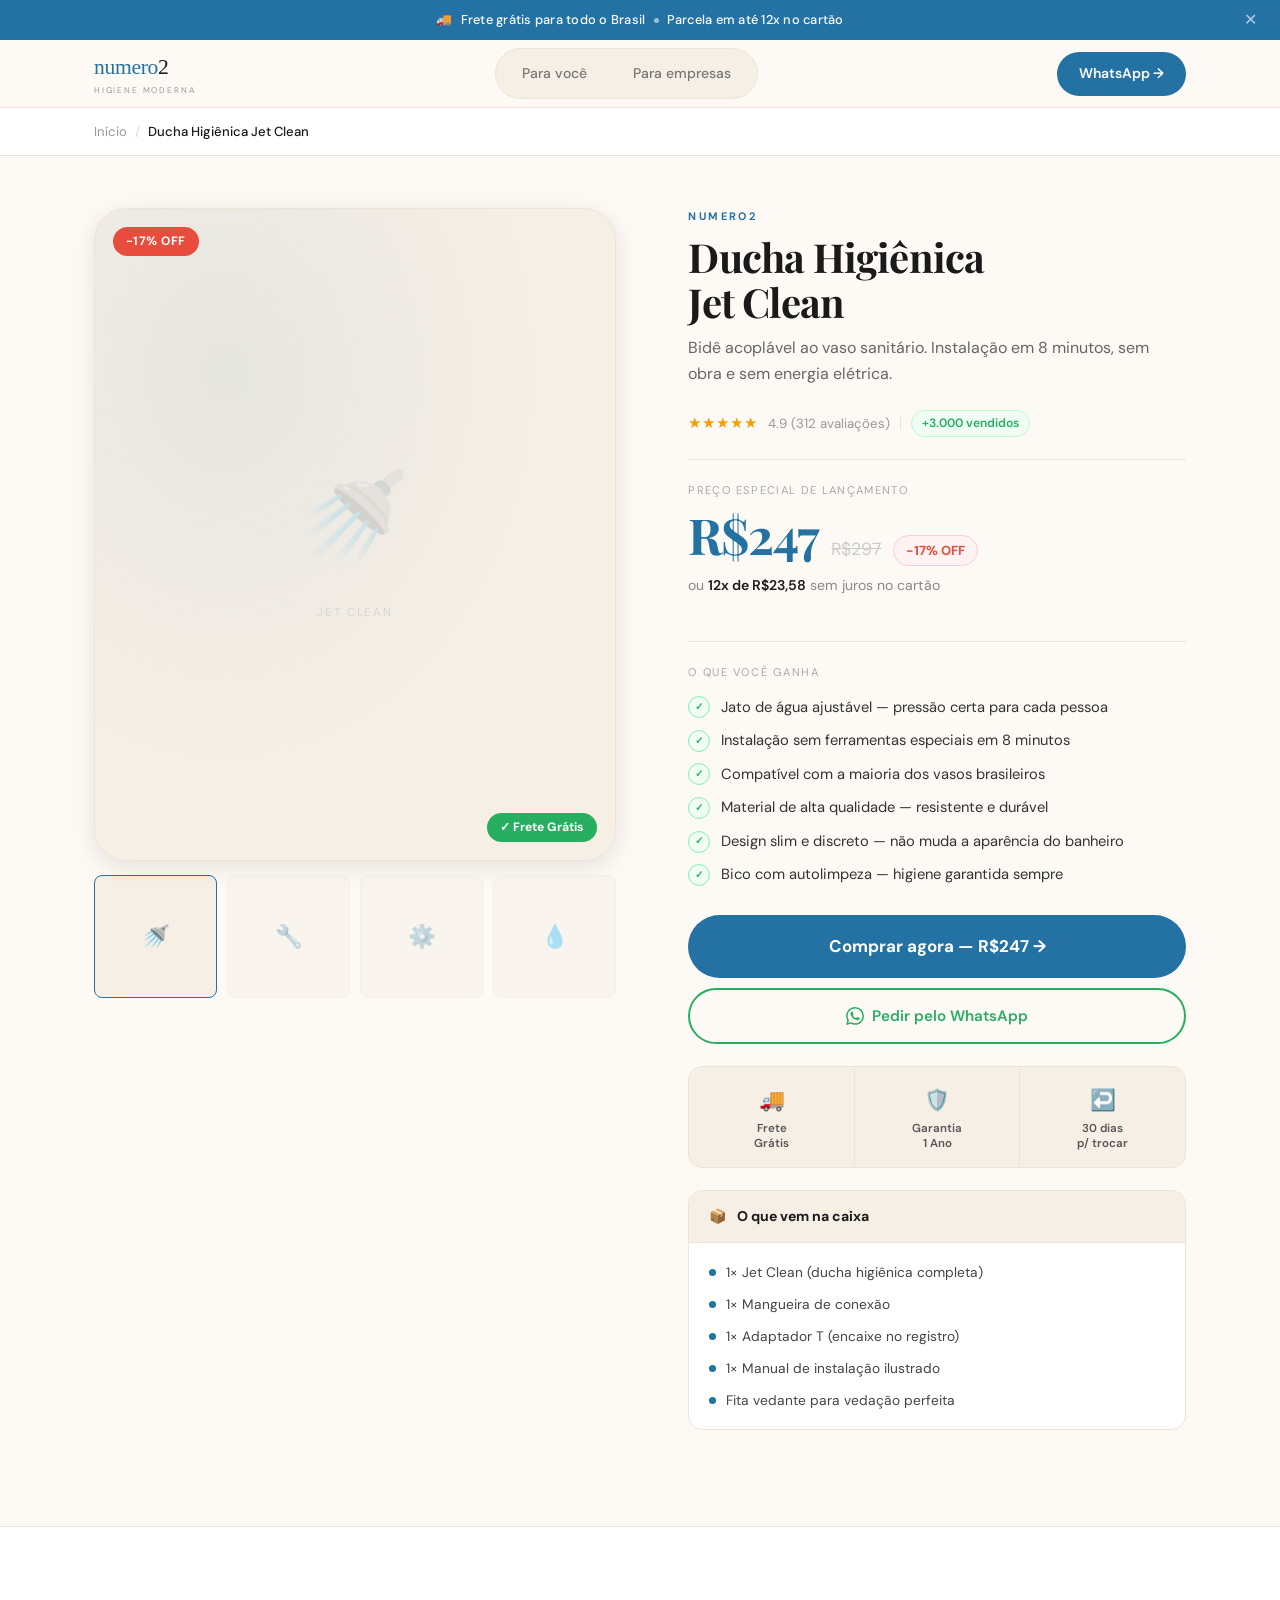
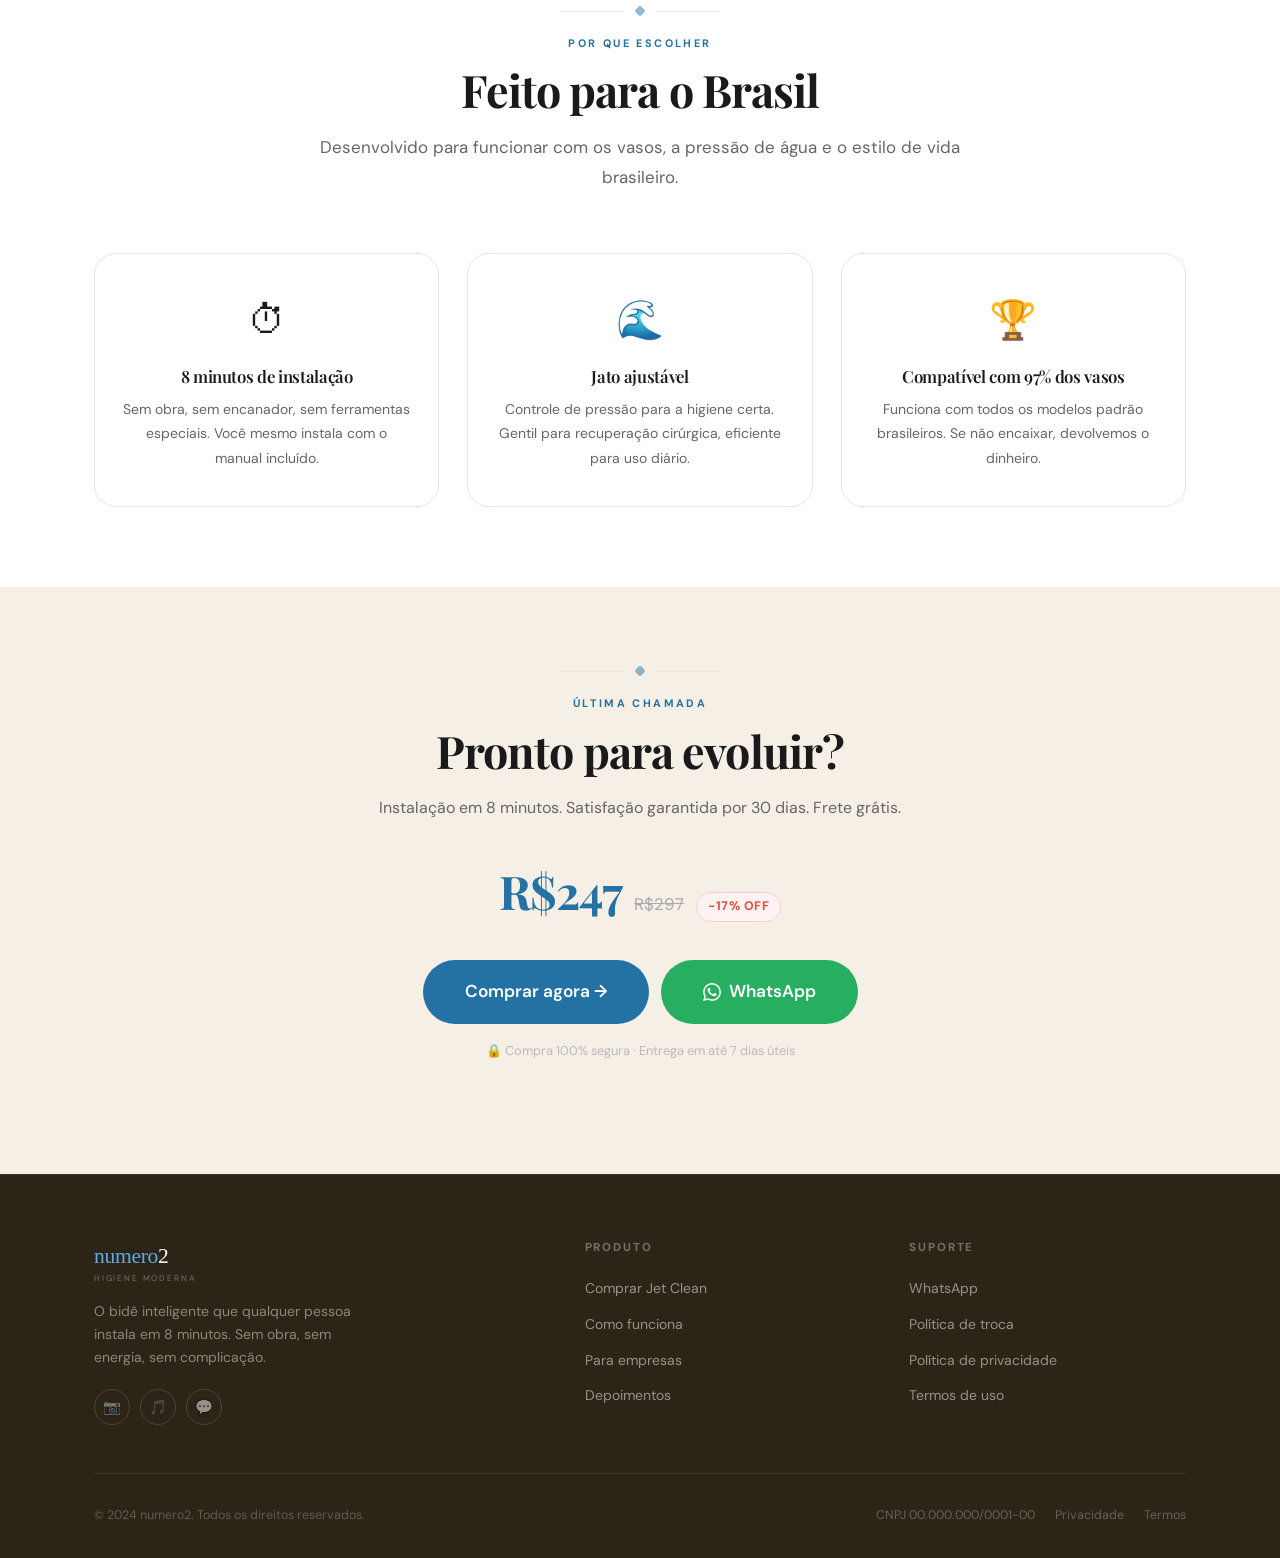
<file: produto.html>
<!DOCTYPE html>
<html lang="pt-BR">
<head>
  <meta charset="UTF-8" />
  <meta name="viewport" content="width=device-width, initial-scale=1.0" />
  <title>Jet Clean — Comprar | numero2</title>
  <meta name="description" content="Ducha Higiênica Jet Clean. R$247 com frete grátis. Instalação em 8 minutos, sem obra, sem energia elétrica." />
  <link rel="preconnect" href="https://fonts.googleapis.com" />
  <link rel="preconnect" href="https://fonts.gstatic.com" crossorigin />
  <link rel="stylesheet" href="style.css" />
  <style>
    /* ============================
       PRODUTO PAGE — LOCAL STYLES
       ============================ */

    .produto-page { min-height: 100vh; background: var(--off-white); }

    /* BREADCRUMB */
    .breadcrumb {
      padding: 13px 0;
      border-bottom: 1px solid var(--beige-dark);
      background: var(--white);
    }
    .breadcrumb-inner {
      display: flex; align-items: center; gap: 8px;
      font-size: 0.82rem; color: #999;
    }
    .breadcrumb-inner a { color: #999; transition: color var(--transition); }
    .breadcrumb-inner a:hover { color: var(--blue); }
    .breadcrumb-sep { color: #ddd; }
    .breadcrumb-current { color: var(--black); font-weight: 500; }

    /* MAIN LAYOUT */
    .produto-main { padding: 52px 0 96px; }
    .produto-grid {
      display: grid;
      grid-template-columns: 1.05fr 1fr;
      gap: 72px;
      align-items: start;
    }

    /* IMAGE COLUMN */
    .produto-images { position: sticky; top: 88px; }
    .produto-main-image {
      width: 100%; aspect-ratio: 4/5;
      border-radius: var(--radius-xl);
      border: 1px solid var(--beige-dark);
      background: var(--beige-light);
      display: flex; flex-direction: column;
      align-items: center; justify-content: center;
      gap: 16px; color: #bbb; position: relative; overflow: hidden;
      box-shadow: var(--shadow-md);
    }
    .produto-main-image::before {
      content: '';
      position: absolute; inset: 0;
      background: radial-gradient(ellipse at 25% 25%, rgba(36,113,163,0.07) 0%, transparent 58%);
    }
    .produto-main-image .big-icon {
      font-size: 5.5rem; opacity: 0.22;
      position: relative; z-index: 1;
    }
    .produto-main-image .img-label {
      font-size: 0.72rem; letter-spacing: 0.16em;
      text-transform: uppercase; opacity: 0.45;
      position: relative; z-index: 1;
    }
    .img-badge-pill {
      position: absolute; top: 18px; left: 18px; z-index: 2;
      background: var(--red); color: var(--white);
      font-size: 0.76rem; font-weight: 700;
      padding: 5px 13px; border-radius: 100px;
      letter-spacing: 0.04em;
    }
    .img-badge-green {
      position: absolute; bottom: 18px; right: 18px; z-index: 2;
      background: var(--green); color: var(--white);
      font-size: 0.76rem; font-weight: 700;
      padding: 5px 13px; border-radius: 100px;
    }

    /* Thumbnails */
    .produto-thumbs { display: flex; gap: 10px; margin-top: 14px; }
    .produto-thumb {
      flex: 1; aspect-ratio: 1; border-radius: var(--radius-sm);
      background: var(--beige-light);
      border: 1.5px solid var(--beige-dark);
      display: flex; align-items: center; justify-content: center;
      font-size: 1.4rem; cursor: pointer;
      transition: all var(--transition); opacity: 0.48;
      min-height: 52px;
    }
    .produto-thumb.active, .produto-thumb:first-child { border-color: var(--blue); opacity: 1; }
    .produto-thumb:hover { opacity: 1; border-color: var(--blue); }

    /* INFO COLUMN */
    .produto-info { display: flex; flex-direction: column; }
    .produto-brand-tag {
      font-family: 'DM Sans', sans-serif;
      font-size: 0.68rem; font-weight: 700;
      letter-spacing: 0.22em; text-transform: uppercase;
      color: var(--blue); margin-bottom: 10px;
    }
    .produto-title {
      font-family: 'Playfair Display', serif;
      font-size: clamp(1.8rem, 3.5vw, 2.5rem);
      font-weight: 700; color: var(--black);
      line-height: 1.12; margin-bottom: 10px;
      letter-spacing: -0.02em;
    }
    .produto-subtitle {
      font-size: 1rem; color: #666;
      margin-bottom: 22px; line-height: 1.65;
    }

    /* Rating */
    .produto-rating {
      display: flex; align-items: center; gap: 10px;
      margin-bottom: 22px; padding-bottom: 22px;
      border-bottom: 1px solid var(--beige-dark);
      flex-wrap: wrap;
    }
    .rating-stars { color: #F59E0B; font-size: 0.92rem; letter-spacing: 1px; }
    .rating-count { font-size: 0.83rem; color: #999; }
    .rating-sep { width: 1px; height: 14px; background: var(--beige-dark); flex-shrink: 0; }
    .rating-badge {
      font-size: 0.76rem; font-weight: 600;
      color: var(--green);
      background: #F0FDF4; border: 1px solid #BBF7D0;
      padding: 3px 10px; border-radius: 100px;
    }

    /* Price */
    .produto-price-section { margin-bottom: 22px; }
    .produto-price-label {
      font-size: 0.7rem; text-transform: uppercase;
      letter-spacing: 0.12em; color: #aaa; margin-bottom: 10px;
    }
    .produto-price-row {
      display: flex; align-items: baseline;
      gap: 12px; flex-wrap: wrap; margin-bottom: 8px;
    }
    .produto-price-main {
      font-family: 'Playfair Display', serif;
      font-size: clamp(2.4rem, 5vw, 3.1rem);
      font-weight: 700; color: var(--blue);
      line-height: 1; letter-spacing: -0.02em;
    }
    .produto-price-old { font-size: 1.1rem; color: #ccc; text-decoration: line-through; }
    .produto-price-off {
      background: #FEF3F2; color: var(--red);
      font-size: 0.82rem; font-weight: 700;
      padding: 4px 12px; border-radius: 100px;
      border: 1px solid #FECDD3;
    }
    .produto-installment { font-size: 0.88rem; color: #888; }
    .produto-installment strong { color: var(--black); font-weight: 600; }

    /* Divider */
    .info-divider { height: 1px; background: var(--beige-dark); margin: 22px 0; }

    /* Benefits */
    .produto-benefits-title {
      font-size: 0.7rem; text-transform: uppercase;
      letter-spacing: 0.14em; color: #aaa; margin-bottom: 14px;
    }
    .produto-benefits { display: flex; flex-direction: column; gap: 10px; margin-bottom: 28px; }
    .produto-benefit {
      display: flex; align-items: center; gap: 11px;
      font-size: 0.92rem; color: #333;
      transition: color var(--transition);
    }
    .produto-benefit:hover { color: var(--black); }
    .benefit-check {
      width: 22px; height: 22px; border-radius: 50%;
      background: #F0FDF4; border: 1.5px solid #86EFAC;
      display: flex; align-items: center; justify-content: center;
      flex-shrink: 0; font-size: 0.65rem;
      color: var(--green); font-weight: 700;
    }

    /* CTA Buttons */
    .produto-ctas { display: flex; flex-direction: column; gap: 10px; margin-bottom: 22px; }
    .btn-buy-main {
      background: var(--blue); color: var(--white);
      font-family: 'DM Sans', sans-serif;
      font-size: 1.06rem; font-weight: 700;
      padding: 18px 36px; min-height: 58px;
      border-radius: 100px; border: none; cursor: pointer;
      transition: all var(--transition);
      display: flex; align-items: center; justify-content: center;
      gap: 8px; text-decoration: none; width: 100%;
      position: relative; overflow: hidden;
    }
    .btn-buy-main:hover {
      background: var(--blue-dark);
      transform: translateY(-2px);
      box-shadow: var(--shadow-blue);
    }
    .btn-buy-wa {
      background: transparent; color: var(--green);
      font-family: 'DM Sans', sans-serif;
      font-size: 0.95rem; font-weight: 600;
      padding: 14px 32px; min-height: 52px;
      border-radius: 100px; border: 2px solid var(--green);
      cursor: pointer; transition: all var(--transition);
      display: flex; align-items: center; justify-content: center;
      gap: 8px; text-decoration: none; width: 100%;
    }
    .btn-buy-wa:hover {
      background: var(--green); color: var(--white);
      transform: translateY(-1px);
      box-shadow: 0 6px 20px rgba(39,174,96,0.3);
    }

    /* Trust bar */
    .trust-bar {
      display: flex; align-items: stretch;
      justify-content: space-between;
      background: var(--beige-light);
      border: 1px solid var(--beige-dark);
      border-radius: var(--radius-md);
      padding: 0; margin-bottom: 22px;
      overflow: hidden;
    }
    .trust-item {
      display: flex; flex-direction: column;
      align-items: center; justify-content: center;
      gap: 5px; flex: 1;
      padding: 16px 12px;
      transition: background var(--transition);
    }
    .trust-item:hover { background: rgba(36,113,163,0.05); }
    .trust-item + .trust-item { border-left: 1px solid var(--beige-dark); }
    .trust-icon { font-size: 1.3rem; }
    .trust-text { font-size: 0.72rem; font-weight: 600; color: #555; text-align: center; line-height: 1.3; }

    /* Box card */
    .box-card {
      background: var(--white);
      border: 1px solid var(--beige-dark);
      border-radius: var(--radius-md); overflow: hidden;
    }
    .box-card-header {
      background: var(--beige-light);
      border-bottom: 1px solid var(--beige-dark);
      padding: 14px 20px;
      display: flex; align-items: center; gap: 10px;
      font-size: 0.88rem; font-weight: 700; color: var(--black);
    }
    .box-items { padding: 18px 20px; display: flex; flex-direction: column; gap: 10px; }
    .box-item {
      display: flex; align-items: center; gap: 10px;
      font-size: 0.86rem; color: #444;
      transition: color var(--transition);
    }
    .box-item:hover { color: var(--black); }
    .box-item::before {
      content: '';
      width: 7px; height: 7px; border-radius: 50%;
      background: var(--blue); flex-shrink: 0;
    }

    /* DETAILS SECTION */
    .produto-details { background: var(--white); border-top: 1px solid var(--beige-dark); padding: 80px 0; }
    .details-grid { display: grid; grid-template-columns: repeat(3, 1fr); gap: 28px; }
    .detail-card {
      text-align: center; padding: 36px 28px;
      border: 1px solid var(--beige-dark);
      border-radius: var(--radius-lg);
      transition: all var(--transition);
    }
    .detail-card:hover { box-shadow: var(--shadow-md); transform: translateY(-5px); border-color: rgba(36,113,163,0.18); }
    .detail-icon { font-size: 2.4rem; margin-bottom: 16px; display: block; }
    .detail-card h3 { font-size: 1.05rem; margin-bottom: 10px; }
    .detail-card p  { font-size: 0.875rem; color: #666; }

    /* FINAL CTA SECTION */
    .produto-final-cta {
      background: var(--beige-light);
      padding: 80px 0; text-align: center;
    }
    .produto-final-cta .inner { max-width: 560px; margin: 0 auto; }
    .produto-final-cta h2 { margin-bottom: 16px; }
    .produto-final-cta p { color: #666; margin-bottom: 32px; }
    .produto-final-cta .price-block { justify-content: center; margin-bottom: 32px; }
    .final-btns { display: flex; gap: 12px; justify-content: center; flex-wrap: wrap; }

    /* MOBILE STICKY BAR */
    .mobile-sticky-bar {
      display: none;
      position: fixed; bottom: 0; left: 0; right: 0;
      background: var(--white);
      border-top: 1px solid var(--beige-dark);
      padding: 12px 16px;
      z-index: 700;
      gap: 12px; align-items: center;
      box-shadow: 0 -4px 24px rgba(0,0,0,0.09);
    }
    .mobile-sticky-price { flex: 1; }
    .mobile-sticky-price .main {
      font-family: 'Playfair Display', serif;
      font-size: 1.5rem; font-weight: 700;
      color: var(--blue); display: block; line-height: 1;
    }
    .mobile-sticky-price .old {
      font-size: 0.78rem; color: #bbb;
      text-decoration: line-through; display: block; margin-top: 1px;
    }
    .mobile-sticky-btn {
      flex: 1.4; background: var(--blue); color: var(--white);
      font-family: 'DM Sans', sans-serif;
      font-size: 0.92rem; font-weight: 700;
      padding: 14px 18px; min-height: 50px;
      border-radius: 100px; border: none;
      display: flex; align-items: center; justify-content: center;
      transition: all var(--transition); text-decoration: none;
    }
    .mobile-sticky-btn:hover { background: var(--blue-dark); }

    /* RESPONSIVE */
    @media (max-width: 900px) {
      .produto-grid { grid-template-columns: 1fr; gap: 44px; }
      .produto-images { position: static; }
      .details-grid { grid-template-columns: 1fr; gap: 14px; }
      .mobile-sticky-bar { display: flex; }
      .produto-page { padding-bottom: 78px; }
    }
    @media (max-width: 600px) {
      .produto-main { padding: 28px 0 56px; }
      .produto-main-image { aspect-ratio: 1; }
      .produto-thumbs { display: none; }
      .trust-bar { flex-direction: column; border-radius: var(--radius-md); }
      .trust-item + .trust-item { border-left: none; border-top: 1px solid var(--beige-dark); }
      .final-btns { flex-direction: column; align-items: center; }
      .final-btns .btn { width: 100%; max-width: 380px; }
    }
  </style>
</head>
<body class="produto-page">

  <!-- ANNOUNCEMENT BAR -->
  <div class="announcement-bar" id="annBar" role="banner">
    <span>🚚</span>
    <span>Frete grátis para todo o Brasil</span>
    <span class="ann-dot" aria-hidden="true"></span>
    <span>Parcela em até 12x no cartão</span>
    <button class="ann-close" onclick="closeAnnBar()" aria-label="Fechar aviso">✕</button>
  </div>

  <!-- NAVBAR -->
  <nav class="navbar" id="navbar" role="navigation" aria-label="Navegação principal">
    <div class="container">
      <a href="index.html" class="logo" aria-label="numero2 — voltar ao início">
        <span class="blue">numero</span><span class="black">2</span>
        <span class="logo-tagline">Higiene Moderna</span>
      </a>
      <div class="tab-switcher" role="tablist" aria-label="Tipo de cliente">
        <a href="index.html" class="tab-btn" style="text-decoration:none; display:flex; align-items:center; min-height:40px;">Para você</a>
        <a href="index.html" class="tab-btn" style="text-decoration:none; display:flex; align-items:center; min-height:40px;">Para empresas</a>
      </div>
      <a href="https://wa.me/5500000000000?text=Olá%2C%20quero%20comprar%20o%20Jet%20Clean" target="_blank" rel="noopener" class="nav-cta" aria-label="Comprar pelo WhatsApp">
        WhatsApp →
      </a>
    </div>
  </nav>

  <!-- BREADCRUMB -->
  <div class="breadcrumb">
    <div class="container">
      <div class="breadcrumb-inner">
        <a href="index.html">Início</a>
        <span class="breadcrumb-sep" aria-hidden="true">/</span>
        <span class="breadcrumb-current">Ducha Higiênica Jet Clean</span>
      </div>
    </div>
  </div>

  <!-- MAIN PRODUCT SECTION -->
  <main class="produto-main" id="main-content">
    <div class="container">
      <div class="produto-grid">

        <!-- COLUNA ESQUERDA — Imagem -->
        <div class="produto-images reveal">
          <div class="produto-main-image" role="img" aria-label="Ducha Higiênica Jet Clean">
            <div class="img-badge-pill" aria-hidden="true">−17% OFF</div>
            <span class="big-icon" aria-hidden="true">🚿</span>
            <span class="img-label">Jet Clean</span>
            <div class="img-badge-green" aria-hidden="true">✓ Frete Grátis</div>
          </div>
          <div class="produto-thumbs" role="list" aria-label="Ângulos do produto">
            <div class="produto-thumb active" role="listitem" title="Vista frontal">🚿</div>
            <div class="produto-thumb" role="listitem" title="Vista lateral">🔧</div>
            <div class="produto-thumb" role="listitem" title="Instalação">⚙️</div>
            <div class="produto-thumb" role="listitem" title="Detalhes">💧</div>
          </div>
        </div>

        <!-- COLUNA DIREITA — Info -->
        <div class="produto-info reveal reveal-delay-1">

          <div class="produto-brand-tag">numero2</div>

          <h1 class="produto-title">Ducha Higiênica<br>Jet Clean</h1>
          <p class="produto-subtitle">Bidê acoplável ao vaso sanitário. Instalação em 8 minutos, sem obra e sem energia elétrica.</p>

          <!-- Rating -->
          <div class="produto-rating">
            <span class="rating-stars" aria-label="4.9 estrelas">★★★★★</span>
            <span class="rating-count">4.9 (312 avaliações)</span>
            <div class="rating-sep" aria-hidden="true"></div>
            <span class="rating-badge">+3.000 vendidos</span>
          </div>

          <!-- Price -->
          <div class="produto-price-section">
            <div class="produto-price-label">Preço especial de lançamento</div>
            <div class="produto-price-row">
              <span class="produto-price-main" aria-label="R$ 247">R$247</span>
              <span class="produto-price-old" aria-label="antes R$ 297">R$297</span>
              <span class="produto-price-off" aria-label="17% de desconto">−17% OFF</span>
            </div>
            <div class="produto-installment">
              ou <strong>12x de R$23,58</strong> sem juros no cartão
            </div>
          </div>

          <div class="info-divider" aria-hidden="true"></div>

          <!-- Benefits -->
          <div class="produto-benefits-title">O que você ganha</div>
          <ul class="produto-benefits" aria-label="Benefícios do produto">
            <li class="produto-benefit">
              <span class="benefit-check" aria-hidden="true">✓</span>
              Jato de água ajustável — pressão certa para cada pessoa
            </li>
            <li class="produto-benefit">
              <span class="benefit-check" aria-hidden="true">✓</span>
              Instalação sem ferramentas especiais em 8 minutos
            </li>
            <li class="produto-benefit">
              <span class="benefit-check" aria-hidden="true">✓</span>
              Compatível com a maioria dos vasos brasileiros
            </li>
            <li class="produto-benefit">
              <span class="benefit-check" aria-hidden="true">✓</span>
              Material de alta qualidade — resistente e durável
            </li>
            <li class="produto-benefit">
              <span class="benefit-check" aria-hidden="true">✓</span>
              Design slim e discreto — não muda a aparência do banheiro
            </li>
            <li class="produto-benefit">
              <span class="benefit-check" aria-hidden="true">✓</span>
              Bico com autolimpeza — higiene garantida sempre
            </li>
          </ul>

          <!-- CTAs -->
          <div class="produto-ctas">
            <a href="#" class="btn-buy-main js-pulse-target" role="button" aria-label="Comprar Jet Clean por R$ 247">
              Comprar agora — R$247 →
            </a>
            <a href="https://wa.me/5500000000000?text=Olá%2C%20quero%20comprar%20o%20Jet%20Clean%20por%20R%24247" target="_blank" rel="noopener" class="btn-buy-wa" aria-label="Pedir pelo WhatsApp">
              <svg width="18" height="18" viewBox="0 0 24 24" fill="currentColor" aria-hidden="true"><path d="M17.472 14.382c-.297-.149-1.758-.867-2.03-.967-.273-.099-.471-.148-.67.15-.197.297-.767.966-.94 1.164-.173.199-.347.223-.644.075-.297-.15-1.255-.463-2.39-1.475-.883-.788-1.48-1.761-1.653-2.059-.173-.297-.018-.458.13-.606.134-.133.298-.347.446-.52.149-.174.198-.298.298-.497.099-.198.05-.371-.025-.52-.075-.149-.669-1.612-.916-2.207-.242-.579-.487-.5-.669-.51-.173-.008-.371-.01-.57-.01-.198 0-.52.074-.792.372-.272.297-1.04 1.016-1.04 2.479 0 1.462 1.065 2.875 1.213 3.074.149.198 2.096 3.2 5.077 4.487.709.306 1.262.489 1.694.625.712.227 1.36.195 1.871.118.571-.085 1.758-.719 2.006-1.413.248-.694.248-1.289.173-1.413-.074-.124-.272-.198-.57-.347m-5.421 7.403h-.004a9.87 9.87 0 01-5.031-1.378l-.361-.214-3.741.982.998-3.648-.235-.374a9.86 9.86 0 01-1.51-5.26c.001-5.45 4.436-9.884 9.888-9.884 2.64 0 5.122 1.03 6.988 2.898a9.825 9.825 0 012.893 6.994c-.003 5.45-4.437 9.884-9.885 9.884m8.413-18.297A11.815 11.815 0 0012.05 0C5.495 0 .16 5.335.157 11.892c0 2.096.547 4.142 1.588 5.945L.057 24l6.305-1.654a11.882 11.882 0 005.683 1.448h.005c6.554 0 11.89-5.335 11.893-11.893a11.821 11.821 0 00-3.48-8.413z"/></svg>
              Pedir pelo WhatsApp
            </a>
          </div>

          <!-- Trust bar -->
          <div class="trust-bar" role="list" aria-label="Garantias da compra">
            <div class="trust-item" role="listitem">
              <span class="trust-icon" aria-hidden="true">🚚</span>
              <div class="trust-text">Frete<br>Grátis</div>
            </div>
            <div class="trust-item" role="listitem">
              <span class="trust-icon" aria-hidden="true">🛡️</span>
              <div class="trust-text">Garantia<br>1 Ano</div>
            </div>
            <div class="trust-item" role="listitem">
              <span class="trust-icon" aria-hidden="true">↩️</span>
              <div class="trust-text">30 dias<br>p/ trocar</div>
            </div>
          </div>

          <!-- What's in the box -->
          <div class="box-card" role="region" aria-label="Conteúdo da caixa">
            <div class="box-card-header">
              <span aria-hidden="true">📦</span> O que vem na caixa
            </div>
            <ul class="box-items">
              <li class="box-item">1× Jet Clean (ducha higiênica completa)</li>
              <li class="box-item">1× Mangueira de conexão</li>
              <li class="box-item">1× Adaptador T (encaixe no registro)</li>
              <li class="box-item">1× Manual de instalação ilustrado</li>
              <li class="box-item">Fita vedante para vedação perfeita</li>
            </ul>
          </div>

        </div><!-- /info -->
      </div><!-- /grid -->
    </div>
  </main>

  <!-- DETAILS SECTION -->
  <section class="produto-details" aria-label="Diferenciais do produto">
    <div class="container">
      <div class="section-header reveal">
        <div class="section-deco"><span class="section-deco-mark"></span></div>
        <span class="section-label">Por que escolher</span>
        <h2>Feito para o Brasil</h2>
        <p>Desenvolvido para funcionar com os vasos, a pressão de água e o estilo de vida brasileiro.</p>
      </div>
      <div class="details-grid">
        <div class="detail-card reveal reveal-delay-1">
          <span class="detail-icon" aria-hidden="true">⏱</span>
          <h3>8 minutos de instalação</h3>
          <p>Sem obra, sem encanador, sem ferramentas especiais. Você mesmo instala com o manual incluído.</p>
        </div>
        <div class="detail-card reveal reveal-delay-2">
          <span class="detail-icon" aria-hidden="true">🌊</span>
          <h3>Jato ajustável</h3>
          <p>Controle de pressão para a higiene certa. Gentil para recuperação cirúrgica, eficiente para uso diário.</p>
        </div>
        <div class="detail-card reveal reveal-delay-3">
          <span class="detail-icon" aria-hidden="true">🏆</span>
          <h3>Compatível com 97% dos vasos</h3>
          <p>Funciona com todos os modelos padrão brasileiros. Se não encaixar, devolvemos o dinheiro.</p>
        </div>
      </div>
    </div>
  </section>

  <!-- FINAL CTA -->
  <section class="produto-final-cta" aria-label="Chamada para ação final">
    <div class="container">
      <div class="inner reveal">
        <div class="section-deco"><span class="section-deco-mark"></span></div>
        <span class="section-label">Última chamada</span>
        <h2>Pronto para evoluir?</h2>
        <p>Instalação em 8 minutos. Satisfação garantida por 30 dias. Frete grátis.</p>
        <div class="price-block">
          <span class="price-main">R$247</span>
          <span class="price-old">R$297</span>
          <span class="price-badge">−17% OFF</span>
        </div>
        <div class="final-btns">
          <a href="#" class="btn btn-primary btn-lg js-pulse-target" role="button">Comprar agora →</a>
          <a href="https://wa.me/5500000000000?text=Olá%2C%20quero%20comprar%20o%20Jet%20Clean" target="_blank" rel="noopener" class="btn btn-whatsapp btn-lg">
            <svg width="18" height="18" viewBox="0 0 24 24" fill="currentColor" aria-hidden="true"><path d="M17.472 14.382c-.297-.149-1.758-.867-2.03-.967-.273-.099-.471-.148-.67.15-.197.297-.767.966-.94 1.164-.173.199-.347.223-.644.075-.297-.15-1.255-.463-2.39-1.475-.883-.788-1.48-1.761-1.653-2.059-.173-.297-.018-.458.13-.606.134-.133.298-.347.446-.52.149-.174.198-.298.298-.497.099-.198.05-.371-.025-.52-.075-.149-.669-1.612-.916-2.207-.242-.579-.487-.5-.669-.51-.173-.008-.371-.01-.57-.01-.198 0-.52.074-.792.372-.272.297-1.04 1.016-1.04 2.479 0 1.462 1.065 2.875 1.213 3.074.149.198 2.096 3.2 5.077 4.487.709.306 1.262.489 1.694.625.712.227 1.36.195 1.871.118.571-.085 1.758-.719 2.006-1.413.248-.694.248-1.289.173-1.413-.074-.124-.272-.198-.57-.347m-5.421 7.403h-.004a9.87 9.87 0 01-5.031-1.378l-.361-.214-3.741.982.998-3.648-.235-.374a9.86 9.86 0 01-1.51-5.26c.001-5.45 4.436-9.884 9.888-9.884 2.64 0 5.122 1.03 6.988 2.898a9.825 9.825 0 012.893 6.994c-.003 5.45-4.437 9.884-9.885 9.884m8.413-18.297A11.815 11.815 0 0012.05 0C5.495 0 .16 5.335.157 11.892c0 2.096.547 4.142 1.588 5.945L.057 24l6.305-1.654a11.882 11.882 0 005.683 1.448h.005c6.554 0 11.89-5.335 11.893-11.893a11.821 11.821 0 00-3.48-8.413z"/></svg>
            WhatsApp
          </a>
        </div>
        <p style="margin-top:16px; font-size:0.8rem; color:#bbb;">🔒 Compra 100% segura · Entrega em até 7 dias úteis</p>
      </div>
    </div>
  </section>

  <!-- FOOTER -->
  <footer class="footer" role="contentinfo">
    <div class="container">
      <div class="footer-grid">
        <div class="footer-brand">
          <a href="index.html" class="logo" aria-label="numero2">
            <span class="blue">numero</span><span class="black">2</span>
            <span class="logo-tagline">Higiene Moderna</span>
          </a>
          <p>O bidê inteligente que qualquer pessoa instala em 8 minutos. Sem obra, sem energia, sem complicação.</p>
          <div class="footer-social" aria-label="Redes sociais">
            <a href="#" class="social-link" aria-label="Instagram">📷</a>
            <a href="#" class="social-link" aria-label="TikTok">🎵</a>
            <a href="https://wa.me/5500000000000" class="social-link" aria-label="WhatsApp" target="_blank" rel="noopener">💬</a>
          </div>
        </div>
        <nav class="footer-col" aria-label="Links do produto">
          <h5>Produto</h5>
          <ul>
            <li><a href="produto.html">Comprar Jet Clean</a></li>
            <li><a href="index.html">Como funciona</a></li>
            <li><a href="index.html">Para empresas</a></li>
            <li><a href="index.html">Depoimentos</a></li>
          </ul>
        </nav>
        <nav class="footer-col" aria-label="Links de suporte">
          <h5>Suporte</h5>
          <ul>
            <li><a href="https://wa.me/5500000000000" target="_blank" rel="noopener">WhatsApp</a></li>
            <li><a href="#">Política de troca</a></li>
            <li><a href="#">Política de privacidade</a></li>
            <li><a href="#">Termos de uso</a></li>
          </ul>
        </nav>
      </div>
      <div class="footer-bottom">
        <span class="footer-copy">© 2024 numero2. Todos os direitos reservados.</span>
        <div class="footer-legal">
          <a href="#">CNPJ 00.000.000/0001-00</a>
          <a href="#">Privacidade</a>
          <a href="#">Termos</a>
        </div>
      </div>
    </div>
  </footer>

  <!-- MOBILE STICKY BAR -->
  <div class="mobile-sticky-bar" role="region" aria-label="Barra de compra">
    <div class="mobile-sticky-price">
      <span class="main" aria-label="R$ 247">R$247</span>
      <span class="old" aria-label="antes R$ 297">antes R$297</span>
    </div>
    <a href="#" class="mobile-sticky-btn js-pulse-target" role="button">Comprar agora →</a>
  </div>

  <!-- WHATSAPP FLOAT -->
  <a href="https://wa.me/5500000000000?text=Olá%2C%20quero%20comprar%20o%20Jet%20Clean" target="_blank" rel="noopener" class="wa-float" id="waFloat" aria-label="Falar pelo WhatsApp" title="Falar pelo WhatsApp">
    <svg width="26" height="26" viewBox="0 0 24 24" fill="white" aria-hidden="true"><path d="M17.472 14.382c-.297-.149-1.758-.867-2.03-.967-.273-.099-.471-.148-.67.15-.197.297-.767.966-.94 1.164-.173.199-.347.223-.644.075-.297-.15-1.255-.463-2.39-1.475-.883-.788-1.48-1.761-1.653-2.059-.173-.297-.018-.458.13-.606.134-.133.298-.347.446-.52.149-.174.198-.298.298-.497.099-.198.05-.371-.025-.52-.075-.149-.669-1.612-.916-2.207-.242-.579-.487-.5-.669-.51-.173-.008-.371-.01-.57-.01-.198 0-.52.074-.792.372-.272.297-1.04 1.016-1.04 2.479 0 1.462 1.065 2.875 1.213 3.074.149.198 2.096 3.2 5.077 4.487.709.306 1.262.489 1.694.625.712.227 1.36.195 1.871.118.571-.085 1.758-.719 2.006-1.413.248-.694.248-1.289.173-1.413-.074-.124-.272-.198-.57-.347m-5.421 7.403h-.004a9.87 9.87 0 01-5.031-1.378l-.361-.214-3.741.982.998-3.648-.235-.374a9.86 9.86 0 01-1.51-5.26c.001-5.45 4.436-9.884 9.888-9.884 2.64 0 5.122 1.03 6.988 2.898a9.825 9.825 0 012.893 6.994c-.003 5.45-4.437 9.884-9.885 9.884m8.413-18.297A11.815 11.815 0 0012.05 0C5.495 0 .16 5.335.157 11.892c0 2.096.547 4.142 1.588 5.945L.057 24l6.305-1.654a11.882 11.882 0 005.683 1.448h.005c6.554 0 11.89-5.335 11.893-11.893a11.821 11.821 0 00-3.48-8.413z"/></svg>
  </a>

  <script>
    /* 1. ANNOUNCEMENT BAR */
    function closeAnnBar() {
      var bar = document.getElementById('annBar');
      if (bar) bar.classList.add('closed');
    }

    /* 2. NAVBAR — HIDE ON SCROLL DOWN */
    (function () {
      var navbar = document.getElementById('navbar');
      var lastY = 0, ticking = false;
      window.addEventListener('scroll', function () {
        if (!ticking) {
          requestAnimationFrame(function () {
            var y = window.scrollY;
            if (y < 60) {
              navbar.classList.remove('navbar--hidden');
              navbar.style.boxShadow = 'none';
            } else if (y > lastY + 6) {
              navbar.classList.add('navbar--hidden');
            } else if (y < lastY - 6) {
              navbar.classList.remove('navbar--hidden');
              navbar.style.boxShadow = '0 2px 20px rgba(0,0,0,0.09)';
            }
            lastY = y;
            ticking = false;
          });
          ticking = true;
        }
      }, { passive: true });
    })();

    /* 3. REVEAL ANIMATIONS */
    (function () {
      var observer = new IntersectionObserver(function (entries) {
        entries.forEach(function (entry) {
          if (entry.isIntersecting) {
            entry.target.classList.add('visible');
            observer.unobserve(entry.target);
          }
        });
      }, { threshold: 0.1, rootMargin: '0px 0px -40px 0px' });
      document.querySelectorAll('.reveal').forEach(function (el) { observer.observe(el); });
    })();

    /* 4. WHATSAPP FLOAT — AFTER 300px */
    (function () {
      var waFloat = document.getElementById('waFloat');
      if (!waFloat) return;
      var shown = false;
      window.addEventListener('scroll', function () {
        if (window.scrollY > 300 && !shown) {
          waFloat.classList.add('wa-float--visible');
          shown = true;
        } else if (window.scrollY <= 300 && shown) {
          waFloat.classList.remove('wa-float--visible');
          shown = false;
        }
      }, { passive: true });
    })();

    /* 5. PULSE ON CTA CLICK */
    document.addEventListener('click', function (e) {
      var btn = e.target.closest('.js-pulse-target');
      if (!btn) return;
      btn.classList.remove('btn--pulse');
      void btn.offsetWidth;
      btn.classList.add('btn--pulse');
      btn.addEventListener('animationend', function () {
        btn.classList.remove('btn--pulse');
      }, { once: true });
    });

    /* 6. THUMBNAIL SELECTOR */
    document.querySelectorAll('.produto-thumb').forEach(function (thumb) {
      thumb.addEventListener('click', function () {
        document.querySelectorAll('.produto-thumb').forEach(function (t) { t.classList.remove('active'); });
        thumb.classList.add('active');
      });
    });
  </script>
</body>
</html>
</file>
<file: style.css>
/* ============================================
   NUMERO2 — SHARED STYLES v2
   ============================================ */

@import url('https://fonts.googleapis.com/css2?family=Playfair+Display:ital,wght@0,400;0,600;0,700;1,400&family=DM+Sans:wght@300;400;500;600&display=swap');

/* ---- RESET & BASE ---- */
*, *::before, *::after { box-sizing: border-box; margin: 0; padding: 0; }

html { scroll-behavior: smooth; font-size: 16px; }

body {
  font-family: 'DM Sans', sans-serif;
  background-color: #FDFAF6;
  color: #1A1A1A;
  line-height: 1.6;
  -webkit-font-smoothing: antialiased;
  -moz-osx-font-smoothing: grayscale;
}

img { max-width: 100%; display: block; }
a { text-decoration: none; color: inherit; }
button { cursor: pointer; border: none; outline: none; font-family: inherit; }
ul { list-style: none; }

/* ---- TOKENS ---- */
:root {
  --blue:        #2471A3;
  --blue-light:  #EBF3FB;
  --blue-dark:   #1A5276;
  --black:       #1A1A1A;
  --brown-dark:  #2C2416;
  --beige-light: #F5EFE6;
  --beige-dark:  #EDE4D6;
  --off-white:   #FDFAF6;
  --white:       #FFFFFF;
  --green:       #27AE60;
  --red:         #E74C3C;
  --shadow-sm:   0 2px 10px rgba(0,0,0,0.06);
  --shadow-md:   0 6px 24px rgba(0,0,0,0.10);
  --shadow-lg:   0 12px 48px rgba(0,0,0,0.14);
  --shadow-blue: 0 8px 28px rgba(36,113,163,0.32);
  --radius-sm:   8px;
  --radius-md:   14px;
  --radius-lg:   22px;
  --radius-xl:   32px;
  --transition:  0.2s ease;
  --bar-h:       40px;
  --nav-h:       68px;
}

/* ---- TYPOGRAPHY ---- */
h1, h2, h3, h4 {
  font-family: 'Playfair Display', serif;
  line-height: 1.18;
  color: var(--black);
  letter-spacing: -0.02em;
}
h1 { font-size: clamp(2.1rem, 5.5vw, 3.8rem); font-weight: 700; }
h2 { font-size: clamp(1.7rem, 4vw, 2.8rem); font-weight: 700; }
h3 { font-size: clamp(1.1rem, 2.5vw, 1.5rem); font-weight: 600; }
h4 { font-size: 1.05rem; font-weight: 600; }
p  { font-size: 1rem; color: #4A4A4A; line-height: 1.75; }

/* ---- LAYOUT ---- */
.container {
  width: 100%;
  max-width: 1140px;
  margin: 0 auto;
  padding: 0 24px;
}

section { padding: 96px 0; }

/* ---- ANNOUNCEMENT BAR ---- */
.announcement-bar {
  background: var(--blue);
  color: var(--white);
  text-align: center;
  padding: 0 48px;
  font-size: 0.8rem;
  font-weight: 500;
  letter-spacing: 0.02em;
  height: var(--bar-h);
  display: flex;
  align-items: center;
  justify-content: center;
  gap: 8px;
  position: relative;
  transition: max-height 0.35s ease, opacity 0.3s ease, padding 0.3s ease;
  max-height: 60px;
  overflow: hidden;
  flex-shrink: 0;
}
.announcement-bar.closed {
  max-height: 0;
  opacity: 0;
  padding: 0;
}
.ann-dot {
  display: inline-block;
  width: 5px; height: 5px;
  border-radius: 50%;
  background: rgba(255,255,255,0.55);
  flex-shrink: 0;
}
.ann-close {
  position: absolute;
  right: 14px;
  top: 50%; transform: translateY(-50%);
  background: none;
  border: none;
  color: rgba(255,255,255,0.65);
  font-size: 1rem;
  cursor: pointer;
  padding: 4px 8px;
  border-radius: 4px;
  transition: color var(--transition), background var(--transition);
  line-height: 1;
  min-width: 32px; min-height: 32px;
  display: flex; align-items: center; justify-content: center;
}
.ann-close:hover { color: var(--white); background: rgba(255,255,255,0.12); }

/* ---- NAVBAR ---- */
.navbar {
  position: sticky;
  top: 0;
  z-index: 998;
  background: rgba(253, 250, 246, 0.97);
  backdrop-filter: blur(16px);
  -webkit-backdrop-filter: blur(16px);
  border-bottom: 1px solid var(--beige-dark);
  height: var(--nav-h);
  transition: transform 0.32s cubic-bezier(0.4, 0, 0.2, 1),
              box-shadow 0.2s ease;
  will-change: transform;
}
.navbar--hidden {
  transform: translateY(-100%);
}
.navbar .container {
  display: flex;
  align-items: center;
  justify-content: space-between;
  height: 100%;
  gap: 16px;
}

/* Logo */
.logo {
  font-family: 'Georgia', serif;
  font-size: 1.35rem;
  font-weight: 400;
  letter-spacing: -0.015em;
  white-space: nowrap;
  flex-shrink: 0;
  display: block;
}
.logo span.blue  { color: var(--blue); }
.logo span.black { color: var(--black); }
.logo-tagline {
  font-family: 'DM Sans', sans-serif;
  font-size: 0.52rem;
  letter-spacing: 0.22em;
  text-transform: uppercase;
  color: #999;
  margin-top: -1px;
  display: block;
}

/* Tab switcher */
.tab-switcher {
  display: flex;
  background: var(--beige-light);
  border: 1px solid var(--beige-dark);
  border-radius: 100px;
  padding: 4px;
  gap: 2px;
}
.tab-btn {
  font-family: 'DM Sans', sans-serif;
  font-size: 0.875rem;
  font-weight: 500;
  padding: 9px 22px;
  min-height: 40px;
  border-radius: 100px;
  border: none;
  background: transparent;
  color: #777;
  transition: all var(--transition);
  cursor: pointer;
  white-space: nowrap;
}
.tab-btn.active {
  background: var(--white);
  color: var(--blue);
  font-weight: 600;
  box-shadow: var(--shadow-sm);
}
.tab-btn:hover:not(.active) { color: var(--black); background: rgba(255,255,255,0.5); }

/* Navbar CTA */
.nav-cta {
  background: var(--blue);
  color: var(--white);
  font-size: 0.875rem;
  font-weight: 600;
  padding: 10px 22px;
  min-height: 44px;
  border-radius: 100px;
  transition: all var(--transition);
  white-space: nowrap;
  flex-shrink: 0;
  display: inline-flex;
  align-items: center;
  gap: 6px;
}
.nav-cta:hover {
  background: var(--blue-dark);
  transform: translateY(-1px);
  box-shadow: var(--shadow-blue);
}

/* ---- BUTTONS ---- */
.btn {
  display: inline-flex;
  align-items: center;
  justify-content: center;
  gap: 8px;
  font-family: 'DM Sans', sans-serif;
  font-weight: 600;
  font-size: 1rem;
  padding: 16px 34px;
  min-height: 52px;
  border-radius: 100px;
  transition: all var(--transition);
  cursor: pointer;
  border: none;
  text-decoration: none;
  position: relative;
  overflow: hidden;
}
.btn-primary { background: var(--blue); color: var(--white); }
.btn-primary:hover {
  background: var(--blue-dark);
  transform: translateY(-2px);
  box-shadow: var(--shadow-blue);
}
.btn-whatsapp { background: var(--green); color: var(--white); }
.btn-whatsapp:hover {
  background: #219150;
  transform: translateY(-2px);
  box-shadow: 0 8px 28px rgba(39,174,96,0.35);
}
.btn-outline {
  background: transparent;
  color: var(--blue);
  border: 2px solid var(--blue);
}
.btn-outline:hover {
  background: var(--blue);
  color: var(--white);
  transform: translateY(-2px);
}
.btn-lg { font-size: 1.08rem; padding: 18px 42px; min-height: 56px; }
.btn-sm { font-size: 0.875rem; padding: 10px 22px; min-height: 44px; }

/* Pulse animation on click */
@keyframes pulseCTA {
  0%   { transform: scale(1); }
  30%  { transform: scale(1.05); box-shadow: 0 0 0 8px rgba(36,113,163,0.18); }
  60%  { transform: scale(0.98); }
  100% { transform: scale(1); box-shadow: none; }
}
.btn--pulse { animation: pulseCTA 0.42s ease forwards; }

/* ---- PRICE ---- */
.price-block { display: flex; align-items: baseline; gap: 12px; flex-wrap: wrap; }
.price-main {
  font-family: 'Playfair Display', serif;
  font-size: clamp(2rem, 5vw, 2.9rem);
  font-weight: 700;
  color: var(--blue);
  letter-spacing: -0.02em;
}
.price-old  { font-size: 1.05rem; color: #aaa; text-decoration: line-through; }
.price-badge {
  background: #FEF3F2; color: var(--red);
  font-size: 0.78rem; font-weight: 700;
  padding: 4px 11px; border-radius: 100px;
  letter-spacing: 0.04em; border: 1px solid #FECDD3;
}

/* ---- SECTION LABEL ---- */
.section-label {
  font-family: 'DM Sans', sans-serif;
  font-size: 0.68rem; font-weight: 700;
  letter-spacing: 0.22em; text-transform: uppercase;
  color: var(--blue); margin-bottom: 12px; display: block;
}

/* ---- SECTION HEADER ---- */
.section-header {
  text-align: center; max-width: 640px;
  margin: 0 auto 60px;
}
.section-header p { margin-top: 16px; font-size: 1.06rem; color: #666; }

/* ---- SECTION DECORATOR ---- */
.section-deco {
  display: flex; align-items: center; justify-content: center;
  gap: 12px; margin-bottom: 20px;
}
.section-deco::before,
.section-deco::after {
  content: '';
  flex: 1; max-width: 64px; height: 1px;
  background: var(--beige-dark);
}
.section-deco-mark {
  width: 8px; height: 8px;
  border-radius: 2px;
  background: var(--blue);
  transform: rotate(45deg);
  opacity: 0.5;
}

/* ---- CARDS ---- */
.card {
  background: var(--white);
  border: 1px solid var(--beige-dark);
  border-radius: var(--radius-md);
  padding: 28px;
  transition: transform var(--transition), box-shadow var(--transition), border-color var(--transition);
}
.card:hover {
  box-shadow: var(--shadow-md);
  transform: translateY(-4px);
  border-color: rgba(36,113,163,0.18);
}

/* ---- ICON BADGE ---- */
.icon-badge {
  width: 48px; height: 48px; border-radius: var(--radius-sm);
  display: flex; align-items: center; justify-content: center;
  font-size: 1.4rem; margin-bottom: 16px;
}
.icon-badge-blue  { background: var(--blue-light); }
.icon-badge-beige { background: var(--beige-light); }

/* ---- PRODUCT PLACEHOLDER ---- */
.product-placeholder {
  background: var(--beige-light);
  border: 1px solid var(--beige-dark);
  border-radius: var(--radius-lg);
  display: flex; flex-direction: column;
  align-items: center; justify-content: center;
  gap: 12px; color: #aaa;
  font-size: 0.82rem; letter-spacing: 0.1em; text-transform: uppercase;
}
.product-placeholder .icon { font-size: 3.2rem; opacity: 0.28; }

/* ---- GRID HELPERS ---- */
.grid-2 { display: grid; grid-template-columns: repeat(2, 1fr); gap: 24px; }
.grid-3 { display: grid; grid-template-columns: repeat(3, 1fr); gap: 28px; }
.grid-4 { display: grid; grid-template-columns: repeat(4, 1fr); gap: 24px; }

/* ---- STAR RATING ---- */
.stars { color: #F59E0B; font-size: 1rem; letter-spacing: 2px; }

/* ---- ACCORDION ---- */
.accordion-item { border-bottom: 1px solid var(--beige-dark); }
.accordion-item:first-child { border-top: 1px solid var(--beige-dark); }
.accordion-trigger {
  width: 100%; background: none; border: none;
  padding: 20px 0; min-height: 64px;
  display: flex; align-items: center;
  justify-content: space-between; gap: 16px;
  cursor: pointer;
  font-family: 'DM Sans', sans-serif;
  font-size: 1rem; font-weight: 600;
  color: var(--black); text-align: left;
  transition: color var(--transition);
}
.accordion-trigger:hover { color: var(--blue); }
.accordion-icon {
  width: 30px; height: 30px; border-radius: 50%;
  border: 1.5px solid var(--beige-dark);
  display: flex; align-items: center; justify-content: center;
  flex-shrink: 0; transition: all var(--transition);
  font-size: 1.2rem; color: var(--blue);
  font-weight: 300; line-height: 1;
}
.accordion-item.open .accordion-icon {
  background: var(--blue); color: var(--white);
  border-color: var(--blue); transform: rotate(45deg);
}
.accordion-body {
  max-height: 0; overflow: hidden;
  transition: max-height 0.38s cubic-bezier(0.4, 0, 0.2, 1);
}
.accordion-body.open { max-height: 320px; }
.accordion-body p { padding-bottom: 22px; color: #555; font-size: 0.95rem; line-height: 1.7; }

/* ---- CHECK / X LIST ---- */
.check-list li, .x-list li {
  display: flex; align-items: flex-start; gap: 10px;
  margin-bottom: 11px; font-size: 0.94rem; color: #444;
}
.check-list li::before { content: '✓'; color: var(--green); font-weight: 700; flex-shrink: 0; margin-top: 2px; }
.x-list    li::before { content: '✗'; color: var(--red);   font-weight: 700; flex-shrink: 0; margin-top: 2px; }

/* ---- SOCIAL PROOF BAR ---- */
.proof-bar { background: var(--brown-dark); color: var(--white); padding: 36px 0; }
.proof-bar-grid {
  display: grid; grid-template-columns: repeat(4, 1fr);
  gap: 24px; text-align: center;
}
.proof-item strong {
  display: block;
  font-family: 'Playfair Display', serif;
  font-size: clamp(1.7rem, 3vw, 2.4rem);
  font-weight: 700; color: var(--white); margin-bottom: 5px;
  letter-spacing: -0.02em;
}
.proof-item span { font-size: 0.82rem; color: rgba(255,255,255,0.58); letter-spacing: 0.04em; }
.proof-divider {
  width: 1px; background: rgba(255,255,255,0.1);
  align-self: stretch; margin: auto 0;
}

/* ---- FOOTER ---- */
.footer {
  background: var(--brown-dark);
  color: rgba(255,255,255,0.65);
  padding: 64px 0 32px;
  border-top: 1px solid rgba(255,255,255,0.06);
}
.footer-grid {
  display: grid;
  grid-template-columns: 1.6fr 1fr 1fr;
  gap: 48px;
  padding-bottom: 48px;
  margin-bottom: 32px;
  border-bottom: 1px solid rgba(255,255,255,0.08);
}
.footer-brand p { font-size: 0.875rem; color: rgba(255,255,255,0.45); margin-top: 14px; max-width: 260px; line-height: 1.65; }
.footer-brand .logo { margin-bottom: 4px; }
.footer .logo .blue  { color: #5DADE2; }
.footer .logo .black { color: #fff; }
.footer .logo-tagline { color: rgba(255,255,255,0.35); }
.footer-social { display: flex; gap: 10px; margin-top: 20px; flex-wrap: wrap; }
.social-link {
  width: 36px; height: 36px; border-radius: 50%;
  border: 1px solid rgba(255,255,255,0.15);
  display: flex; align-items: center; justify-content: center;
  font-size: 0.9rem; color: rgba(255,255,255,0.5);
  transition: all var(--transition); cursor: pointer;
}
.social-link:hover { border-color: rgba(255,255,255,0.4); color: var(--white); background: rgba(255,255,255,0.07); }
.footer-col h5 {
  font-family: 'DM Sans', sans-serif;
  font-size: 0.72rem; font-weight: 700;
  letter-spacing: 0.16em; text-transform: uppercase;
  color: rgba(255,255,255,0.35); margin-bottom: 18px;
}
.footer-col ul { display: flex; flex-direction: column; gap: 10px; }
.footer-col ul li a {
  font-size: 0.875rem; color: rgba(255,255,255,0.5);
  transition: color var(--transition);
}
.footer-col ul li a:hover { color: var(--white); }
.footer-bottom {
  display: flex; align-items: center;
  justify-content: space-between; flex-wrap: wrap; gap: 12px;
}
.footer-copy { font-size: 0.78rem; color: rgba(255,255,255,0.25); }
.footer-legal { display: flex; gap: 20px; flex-wrap: wrap; }
.footer-legal a { font-size: 0.78rem; color: rgba(255,255,255,0.28); transition: color var(--transition); }
.footer-legal a:hover { color: rgba(255,255,255,0.65); }

/* ---- WHATSAPP FLOAT ---- */
.wa-float {
  position: fixed; bottom: 28px; right: 28px; z-index: 800;
  width: 58px; height: 58px; border-radius: 50%;
  background: var(--green);
  display: flex; align-items: center; justify-content: center;
  box-shadow: 0 6px 24px rgba(39,174,96,0.45);
  transition: transform 0.3s cubic-bezier(0.34, 1.56, 0.64, 1),
              opacity 0.3s ease, box-shadow var(--transition);
  text-decoration: none;
  opacity: 0;
  transform: scale(0.72) translateY(8px);
  pointer-events: none;
}
.wa-float--visible {
  opacity: 1;
  transform: scale(1) translateY(0);
  pointer-events: auto;
}
.wa-float:hover {
  transform: scale(1.1) translateY(-3px) !important;
  box-shadow: 0 10px 32px rgba(39,174,96,0.55);
}

/* ---- TAB CONTENT FADE ---- */
.tab-content { display: none; }
.tab-content.active {
  display: block;
  animation: tabFadeIn 0.32s ease forwards;
}
@keyframes tabFadeIn {
  from { opacity: 0; transform: translateY(14px); }
  to   { opacity: 1; transform: translateY(0); }
}

/* ---- REVEAL ANIMATIONS ---- */
.reveal {
  opacity: 0;
  transform: translateY(28px);
  transition: opacity 0.55s ease, transform 0.55s ease;
}
.reveal.visible { opacity: 1; transform: translateY(0); }
.reveal-delay-1 { transition-delay: 0.08s; }
.reveal-delay-2 { transition-delay: 0.16s; }
.reveal-delay-3 { transition-delay: 0.24s; }
.reveal-delay-4 { transition-delay: 0.32s; }
.reveal-delay-5 { transition-delay: 0.40s; }

/* ---- DIVIDER ---- */
.divider { height: 1px; background: var(--beige-dark); }

/* ============================================
   RESPONSIVE — TABLET
   ============================================ */
@media (max-width: 900px) {
  section { padding: 72px 0; }
  .grid-4 { grid-template-columns: repeat(2, 1fr); }
  .proof-bar-grid { grid-template-columns: repeat(2, 1fr); gap: 20px; }
  .proof-divider { display: none; }
  .footer-grid { grid-template-columns: 1fr 1fr; gap: 36px; }
  .footer-brand { grid-column: 1 / -1; }
}

/* ============================================
   RESPONSIVE — MOBILE
   ============================================ */
@media (max-width: 600px) {
  section { padding: 56px 0; }
  .container { padding: 0 18px; }

  .tab-btn { padding: 8px 14px; font-size: 0.8rem; min-height: 40px; }
  .nav-cta { padding: 9px 16px; font-size: 0.8rem; min-height: 40px; }

  .grid-2, .grid-3, .grid-4 { grid-template-columns: 1fr; gap: 14px; }
  .proof-bar-grid { grid-template-columns: repeat(2, 1fr); gap: 16px; }

  .section-header { margin-bottom: 40px; }
  .btn-lg { font-size: 1rem; padding: 16px 28px; min-height: 52px; }
  .logo { font-size: 1.1rem; }
  .logo-tagline { font-size: 0.48rem; }

  .wa-float { bottom: 18px; right: 18px; width: 52px; height: 52px; }

  .footer-grid { grid-template-columns: 1fr; gap: 32px; }
  .footer-bottom { flex-direction: column; align-items: flex-start; gap: 8px; }

  .announcement-bar { font-size: 0.75rem; padding: 0 40px; }
}
</file>
